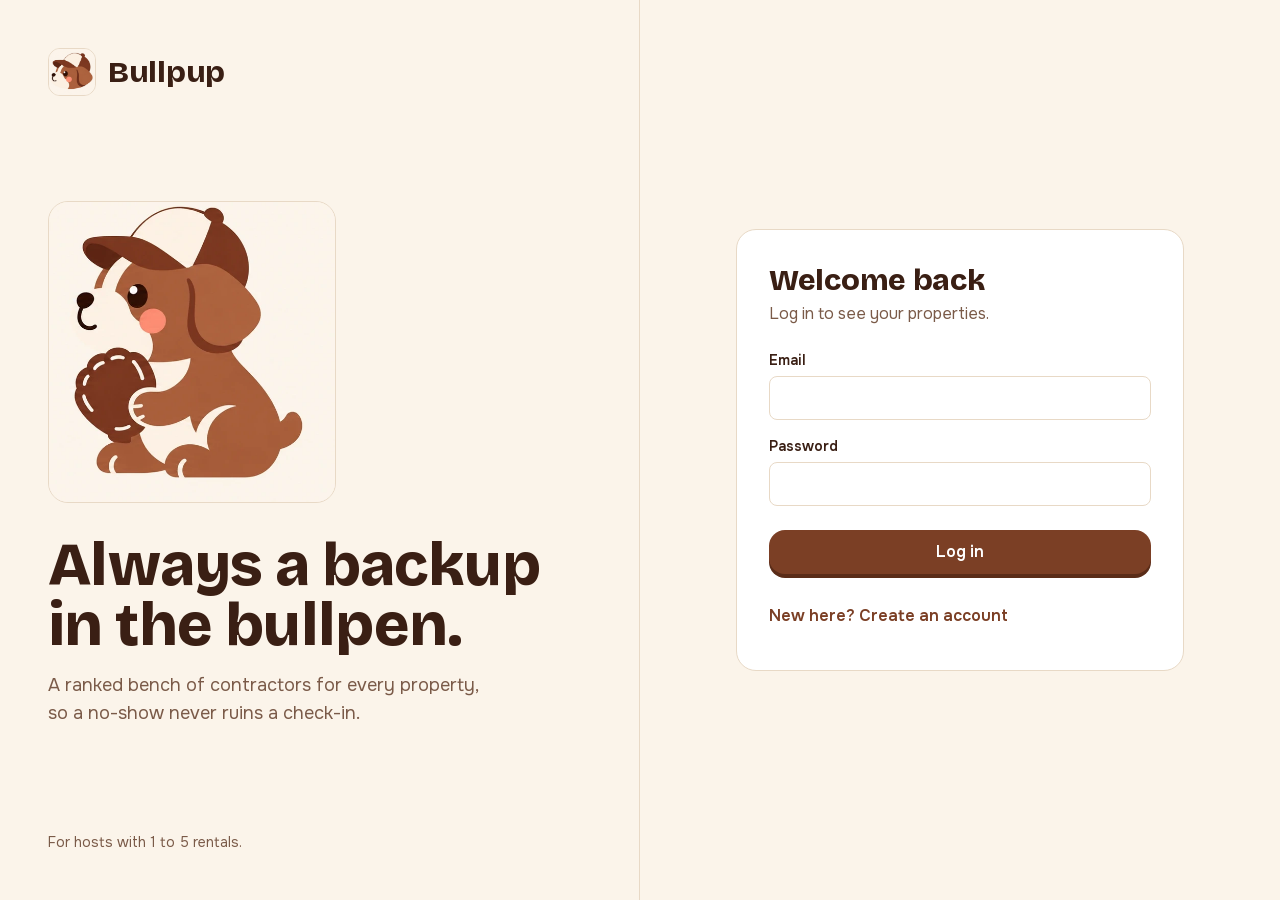
<file: login/index.html>
<!DOCTYPE html><!--7s9mUIiERMC29GiCe6VZT--><html lang="en" class="__variable_e9b148 __variable_408a5f"><head><meta charSet="utf-8"/><meta name="viewport" content="width=device-width, initial-scale=1"/><link rel="preload" href="../_next/static/media/5643d86c43b952f5-s.p.woff2" as="font" crossorigin="" type="font/woff2"/><link rel="preload" href="../_next/static/media/cd87a8f174d93ac6-s.p.woff2" as="font" crossorigin="" type="font/woff2"/><link rel="preload" as="image" href="../mascot/pup-head.webp"/><link rel="preload" as="image" href="../mascot/pup-glove.webp"/><link rel="stylesheet" href="../_next/static/css/d84547b8e7f5cf28.css" data-precedence="next"/><link rel="preload" as="script" fetchPriority="low" href="../_next/static/chunks/webpack-3c6641b5c29a46f2.js"/><script src="../_next/static/chunks/4bd1b696-c023c6e3521b1417.js" async=""></script><script src="../_next/static/chunks/255-27bd810b2b0e7027.js" async=""></script><script src="../_next/static/chunks/main-app-2ecc3bf42ae2d122.js" async=""></script><script src="../_next/static/chunks/210-b87b4162a7fa3243.js" async=""></script><script src="../_next/static/chunks/720-2128387cf983b18a.js" async=""></script><script src="../_next/static/chunks/app/layout-05d6f5af019afc07.js?v=3" async=""></script><script src="../_next/static/chunks/app/login/page-130d00e168b47a44.js?v=3" async=""></script><meta name="next-size-adjust" content=""/><title>Bullpup | Your contractor backup bench</title><meta name="description" content="A ranked backup bench of contractors for every rental property and amenity."/><link rel="icon" href="../mascot/pup-head.webp"/><script src="../_next/static/chunks/polyfills-42372ed130431b0a.js" noModule=""></script></head><body><div hidden=""><!--$--><!--/$--></div><div class="min-h-screen grid lg:grid-cols-2"><section class="hidden lg:flex flex-col justify-between p-12 border-r-[1.5px] border-line"><a href="../" class="flex items-center gap-3" data-testid="login-home-link"><img src="../mascot/pup-head.webp" alt="Bullpup puppy" class="h-12 w-12 rounded-xl border-[1.5px] border-line"/><span class="font-head text-3xl">Bullpup</span></a><div class="animate-rise"><img src="../mascot/pup-glove.webp" alt="Bullpup puppy holding a glove" class="w-72 rounded-card border-[1.5px] border-line"/><h1 class="mt-8 text-5xl lg:text-6xl text-espresso max-w-lg">Always a backup in the bullpen.</h1><p class="mt-4 text-lg text-cocoa max-w-md">A ranked bench of contractors for every property, so a no-show never ruins a check-in.</p></div><p class="text-sm text-cocoa">For hosts with 1 to 5 rentals.</p></section><section class="flex items-center justify-center p-5 sm:p-10"><div class="w-full max-w-md"><div class="lg:hidden flex items-center gap-3 mb-8"><img src="../mascot/pup-head.webp" alt="Bullpup puppy" class="h-12 w-12 rounded-xl border-[1.5px] border-line"/><span class="font-head text-3xl">Bullpup</span></div><form class="card p-6 sm:p-8 animate-rise" data-testid="auth-form"><h2 class="text-3xl text-espresso">Welcome back</h2><p class="mt-1 text-cocoa">Log in to see your properties.</p><div class="mt-6 flex flex-col gap-4"><label class="flex flex-col gap-1.5 text-sm font-semibold">Email<input class="field" type="email" required="" autoComplete="email" data-testid="login-email-input" value=""/></label><label class="flex flex-col gap-1.5 text-sm font-semibold">Password<input class="field" type="password" required="" autoComplete="current-password" data-testid="login-password-input" value=""/></label><button class="btn btn-primary w-full mt-2" data-testid="login-submit-button">Log in</button></div><button type="button" class="btn-link mt-4" data-testid="auth-toggle-mode-button">New here? Create an account</button></form></div></section></div><!--$--><!--/$--><section aria-label="Notifications alt+T" tabindex="-1" aria-live="polite" aria-relevant="additions text" aria-atomic="false"></section><script src="../_next/static/chunks/webpack-3c6641b5c29a46f2.js" id="_R_" async=""></script><script>(self.__next_f=self.__next_f||[]).push([0])</script><script>self.__next_f.push([1,"1:\"$Sreact.fragment\"\n2:I[2942,[\"210\",\"static/chunks/210-b87b4162a7fa3243.js\",\"720\",\"static/chunks/720-2128387cf983b18a.js\",\"177\",\"static/chunks/app/layout-05d6f5af019afc07.js\"],\"Providers\"]\n3:I[9766,[],\"\"]\n4:I[8924,[],\"\"]\n5:I[1402,[\"210\",\"static/chunks/210-b87b4162a7fa3243.js\",\"720\",\"static/chunks/720-2128387cf983b18a.js\",\"177\",\"static/chunks/app/layout-05d6f5af019afc07.js\"],\"\"]\n6:I[1959,[],\"ClientPageRoot\"]\n7:I[9107,[\"210\",\"static/chunks/210-b87b4162a7fa3243.js\",\"520\",\"static/chunks/app/login/page-130d00e168b47a44.js\"],\"default\"]\na:I[4431,[],\"OutletBoundary\"]\nc:I[5278,[],\"AsyncMetadataOutlet\"]\ne:I[4431,[],\"ViewportBoundary\"]\n10:I[4431,[],\"MetadataBoundary\"]\n11:\"$Sreact.suspense\"\n13:I[7150,[],\"\"]\n:HL[\"../_next/static/media/5643d86c43b952f5-s.p.woff2\",\"font\",{\"crossOrigin\":\"\",\"type\":\"font/woff2\"}]\n:HL[\"../_next/static/media/cd87a8f174d93ac6-s.p.woff2\",\"font\",{\"crossOrigin\":\"\",\"type\":\"font/woff2\"}]\n:HL[\"../_next/static/css/d84547b8e7f5cf28.css\",\"style\"]\n"])</script><script>self.__next_f.push([1,"0:{\"P\":null,\"b\":\"7s9mUIiERMC29GiCe6VZT\",\"p\":\"\",\"c\":[\"\",\"login\",\"\"],\"i\":false,\"f\":[[[\"\",{\"children\":[\"login\",{\"children\":[\"__PAGE__\",{}]}]},\"$undefined\",\"$undefined\",true],[\"\",[\"$\",\"$1\",\"c\",{\"children\":[[[\"$\",\"link\",\"0\",{\"rel\":\"stylesheet\",\"href\":\"../_next/static/css/d84547b8e7f5cf28.css\",\"precedence\":\"next\",\"crossOrigin\":\"$undefined\",\"nonce\":\"$undefined\"}]],[\"$\",\"html\",null,{\"lang\":\"en\",\"className\":\"__variable_e9b148 __variable_408a5f\",\"children\":[\"$\",\"body\",null,{\"children\":[[\"$\",\"$L2\",null,{\"children\":[\"$\",\"$L3\",null,{\"parallelRouterKey\":\"children\",\"error\":\"$undefined\",\"errorStyles\":\"$undefined\",\"errorScripts\":\"$undefined\",\"template\":[\"$\",\"$L4\",null,{}],\"templateStyles\":\"$undefined\",\"templateScripts\":\"$undefined\",\"notFound\":[[[\"$\",\"title\",null,{\"children\":\"404: This page could not be found.\"}],[\"$\",\"div\",null,{\"style\":{\"fontFamily\":\"system-ui,\\\"Segoe UI\\\",Roboto,Helvetica,Arial,sans-serif,\\\"Apple Color Emoji\\\",\\\"Segoe UI Emoji\\\"\",\"height\":\"100vh\",\"textAlign\":\"center\",\"display\":\"flex\",\"flexDirection\":\"column\",\"alignItems\":\"center\",\"justifyContent\":\"center\"},\"children\":[\"$\",\"div\",null,{\"children\":[[\"$\",\"style\",null,{\"dangerouslySetInnerHTML\":{\"__html\":\"body{color:#000;background:#fff;margin:0}.next-error-h1{border-right:1px solid rgba(0,0,0,.3)}@media (prefers-color-scheme:dark){body{color:#fff;background:#000}.next-error-h1{border-right:1px solid rgba(255,255,255,.3)}}\"}}],[\"$\",\"h1\",null,{\"className\":\"next-error-h1\",\"style\":{\"display\":\"inline-block\",\"margin\":\"0 20px 0 0\",\"padding\":\"0 23px 0 0\",\"fontSize\":24,\"fontWeight\":500,\"verticalAlign\":\"top\",\"lineHeight\":\"49px\"},\"children\":404}],[\"$\",\"div\",null,{\"style\":{\"display\":\"inline-block\"},\"children\":[\"$\",\"h2\",null,{\"style\":{\"fontSize\":14,\"fontWeight\":400,\"lineHeight\":\"49px\",\"margin\":0},\"children\":\"This page could not be found.\"}]}]]}]}]],[]],\"forbidden\":\"$undefined\",\"unauthorized\":\"$undefined\"}]}],[\"$\",\"$L5\",null,{\"src\":\"https://assets.emergent.sh/scripts/emergent-main.js\",\"strategy\":\"afterInteractive\"}]]}]}]]}],{\"children\":[\"login\",[\"$\",\"$1\",\"c\",{\"children\":[null,[\"$\",\"$L3\",null,{\"parallelRouterKey\":\"children\",\"error\":\"$undefined\",\"errorStyles\":\"$undefined\",\"errorScripts\":\"$undefined\",\"template\":[\"$\",\"$L4\",null,{}],\"templateStyles\":\"$undefined\",\"templateScripts\":\"$undefined\",\"notFound\":\"$undefined\",\"forbidden\":\"$undefined\",\"unauthorized\":\"$undefined\"}]]}],{\"children\":[\"__PAGE__\",[\"$\",\"$1\",\"c\",{\"children\":[[\"$\",\"$L6\",null,{\"Component\":\"$7\",\"searchParams\":{},\"params\":{},\"promises\":[\"$@8\",\"$@9\"]}],null,[\"$\",\"$La\",null,{\"children\":[\"$Lb\",[\"$\",\"$Lc\",null,{\"promise\":\"$@d\"}]]}]]}],{},null,false]},null,false]},null,false],[\"$\",\"$1\",\"h\",{\"children\":[null,[[\"$\",\"$Le\",null,{\"children\":\"$Lf\"}],[\"$\",\"meta\",null,{\"name\":\"next-size-adjust\",\"content\":\"\"}]],[\"$\",\"$L10\",null,{\"children\":[\"$\",\"div\",null,{\"hidden\":true,\"children\":[\"$\",\"$11\",null,{\"fallback\":null,\"children\":\"$L12\"}]}]}]]}],false]],\"m\":\"$undefined\",\"G\":[\"$13\",[]],\"s\":false,\"S\":true}\n"])</script><script>self.__next_f.push([1,"8:{}\n9:\"$0:f:0:1:2:children:2:children:1:props:children:0:props:params\"\n"])</script><script>self.__next_f.push([1,"f:[[\"$\",\"meta\",\"0\",{\"charSet\":\"utf-8\"}],[\"$\",\"meta\",\"1\",{\"name\":\"viewport\",\"content\":\"width=device-width, initial-scale=1\"}]]\nb:null\n"])</script><script>self.__next_f.push([1,"14:I[622,[],\"IconMark\"]\nd:{\"metadata\":[[\"$\",\"title\",\"0\",{\"children\":\"Bullpup | Your contractor backup bench\"}],[\"$\",\"meta\",\"1\",{\"name\":\"description\",\"content\":\"A ranked backup bench of contractors for every rental property and amenity.\"}],[\"$\",\"link\",\"2\",{\"rel\":\"icon\",\"href\":\"../mascot/pup-head.webp\"}],[\"$\",\"$L14\",\"3\",{}]],\"error\":null,\"digest\":\"$undefined\"}\n"])</script><script>self.__next_f.push([1,"12:\"$d:metadata\"\n"])</script>
</body></html>
</file>
<file: _next/static/css/d84547b8e7f5cf28.css>
@font-face{font-family:Bricolage Grotesque;font-style:normal;font-weight:800;font-stretch:100%;font-display:swap;src:url(../media/f9b73ee62f4ac3b6-s.woff2) format("woff2");unicode-range:u+0102-0103,u+0110-0111,u+0128-0129,u+0168-0169,u+01a0-01a1,u+01af-01b0,u+0300-0301,u+0303-0304,u+0308-0309,u+0323,u+0329,u+1ea0-1ef9,u+20ab}@font-face{font-family:Bricolage Grotesque;font-style:normal;font-weight:800;font-stretch:100%;font-display:swap;src:url(../media/04f489a66292d07b-s.woff2) format("woff2");unicode-range:u+0100-02ba,u+02bd-02c5,u+02c7-02cc,u+02ce-02d7,u+02dd-02ff,u+0304,u+0308,u+0329,u+1d00-1dbf,u+1e00-1e9f,u+1ef2-1eff,u+2020,u+20a0-20ab,u+20ad-20c4,u+2113,u+2c60-2c7f,u+a720-a7ff}@font-face{font-family:Bricolage Grotesque;font-style:normal;font-weight:800;font-stretch:100%;font-display:swap;src:url(../media/5643d86c43b952f5-s.p.woff2) format("woff2");unicode-range:u+00??,u+0131,u+0152-0153,u+02bb-02bc,u+02c6,u+02da,u+02dc,u+0304,u+0308,u+0329,u+2000-206f,u+20ac,u+2122,u+2191,u+2193,u+2212,u+2215,u+feff,u+fffd}@font-face{font-family:Bricolage Grotesque Fallback;src:local("Arial");ascent-override:88.21%;descent-override:25.61%;line-gap-override:0.00%;size-adjust:105.43%}.__className_e9b148{font-family:Bricolage Grotesque,Bricolage Grotesque Fallback;font-weight:800;font-style:normal}.__variable_e9b148{--font-head:"Bricolage Grotesque","Bricolage Grotesque Fallback"}@font-face{font-family:Onest;font-style:normal;font-weight:400;font-display:swap;src:url(../media/be4f912c06e1e110-s.woff2) format("woff2");unicode-range:u+0460-052f,u+1c80-1c8a,u+20b4,u+2de0-2dff,u+a640-a69f,u+fe2e-fe2f}@font-face{font-family:Onest;font-style:normal;font-weight:400;font-display:swap;src:url(../media/6961d055d00ff7ec-s.woff2) format("woff2");unicode-range:u+0301,u+0400-045f,u+0490-0491,u+04b0-04b1,u+2116}@font-face{font-family:Onest;font-style:normal;font-weight:400;font-display:swap;src:url(../media/1dd116e7162c5f47-s.woff2) format("woff2");unicode-range:u+0302-0303,u+0305,u+0307-0308,u+0310,u+0312,u+0315,u+031a,u+0326-0327,u+032c,u+032f-0330,u+0332-0333,u+0338,u+033a,u+0346,u+034d,u+0391-03a1,u+03a3-03a9,u+03b1-03c9,u+03d1,u+03d5-03d6,u+03f0-03f1,u+03f4-03f5,u+2016-2017,u+2034-2038,u+203c,u+2040,u+2043,u+2047,u+2050,u+2057,u+205f,u+2070-2071,u+2074-209f,u+20d0-20dc,u+20e1,u+20e5-20ef,u+2100-2112,u+2114-2115,u+2117-2121,u+2123-214f,u+2190,u+2192,u+2194-21ae,u+21b0-21e5,u+21f1-21f2,u+21f4-2211,u+2213-2214,u+2216-22ff,u+2308-230b,u+2310,u+2319,u+231c-2321,u+2336-237a,u+237c,u+2395,u+239b-23b7,u+23d0,u+23dc-23e1,u+2474-2475,u+25af,u+25b3,u+25b7,u+25bd,u+25c1,u+25ca,u+25cc,u+25fb,u+266d-266f,u+27c0-27ff,u+2900-2aff,u+2b0e-2b11,u+2b30-2b4c,u+2bfe,u+3030,u+ff5b,u+ff5d,u+1d400-1d7ff,u+1ee??}@font-face{font-family:Onest;font-style:normal;font-weight:400;font-display:swap;src:url(../media/25408a68d73c6c69-s.woff2) format("woff2");unicode-range:u+0001-000c,u+000e-001f,u+007f-009f,u+20dd-20e0,u+20e2-20e4,u+2150-218f,u+2190,u+2192,u+2194-2199,u+21af,u+21e6-21f0,u+21f3,u+2218-2219,u+2299,u+22c4-22c6,u+2300-243f,u+2440-244a,u+2460-24ff,u+25a0-27bf,u+28??,u+2921-2922,u+2981,u+29bf,u+29eb,u+2b??,u+4dc0-4dff,u+fff9-fffb,u+10140-1018e,u+10190-1019c,u+101a0,u+101d0-101fd,u+102e0-102fb,u+10e60-10e7e,u+1d2c0-1d2d3,u+1d2e0-1d37f,u+1f0??,u+1f100-1f1ae,u+1f1e6-1f1ff,u+1f30d-1f30f,u+1f315,u+1f31c,u+1f31e,u+1f320-1f32c,u+1f336,u+1f378,u+1f37d,u+1f382,u+1f393-1f39f,u+1f3a7-1f3a8,u+1f3ac-1f3af,u+1f3c2,u+1f3c4-1f3c6,u+1f3ca-1f3ce,u+1f3d4-1f3e0,u+1f3ed,u+1f3f1-1f3f3,u+1f3f5-1f3f7,u+1f408,u+1f415,u+1f41f,u+1f426,u+1f43f,u+1f441-1f442,u+1f444,u+1f446-1f449,u+1f44c-1f44e,u+1f453,u+1f46a,u+1f47d,u+1f4a3,u+1f4b0,u+1f4b3,u+1f4b9,u+1f4bb,u+1f4bf,u+1f4c8-1f4cb,u+1f4d6,u+1f4da,u+1f4df,u+1f4e3-1f4e6,u+1f4ea-1f4ed,u+1f4f7,u+1f4f9-1f4fb,u+1f4fd-1f4fe,u+1f503,u+1f507-1f50b,u+1f50d,u+1f512-1f513,u+1f53e-1f54a,u+1f54f-1f5fa,u+1f610,u+1f650-1f67f,u+1f687,u+1f68d,u+1f691,u+1f694,u+1f698,u+1f6ad,u+1f6b2,u+1f6b9-1f6ba,u+1f6bc,u+1f6c6-1f6cf,u+1f6d3-1f6d7,u+1f6e0-1f6ea,u+1f6f0-1f6f3,u+1f6f7-1f6fc,u+1f700-1f80b,u+1f810-1f847,u+1f850-1f859,u+1f860-1f887,u+1f890-1f8ad,u+1f8b0-1f8bb,u+1f8c0-1f8c1,u+1f8d0-1f8d8,u+1f900-1f90b,u+1f93b,u+1f946,u+1f984,u+1f996,u+1f9e9,u+1fa00-1fa6f,u+1fa70-1fa7c,u+1fa80-1fac6,u+1fac8,u+1facc-1fadd,u+1fadf-1faeb,u+1faef-1fafa,u+1fb??}@font-face{font-family:Onest;font-style:normal;font-weight:400;font-display:swap;src:url(../media/a2a4a14ada96f862-s.woff2) format("woff2");unicode-range:u+0102-0103,u+0110-0111,u+0128-0129,u+0168-0169,u+01a0-01a1,u+01af-01b0,u+0300-0301,u+0303-0304,u+0308-0309,u+0323,u+0329,u+1ea0-1ef9,u+20ab}@font-face{font-family:Onest;font-style:normal;font-weight:400;font-display:swap;src:url(../media/c1b02c1a57568c67-s.woff2) format("woff2");unicode-range:u+0100-02ba,u+02bd-02c5,u+02c7-02cc,u+02ce-02d7,u+02dd-02ff,u+0304,u+0308,u+0329,u+1d00-1dbf,u+1e00-1e9f,u+1ef2-1eff,u+2020,u+20a0-20ab,u+20ad-20c4,u+2113,u+2c60-2c7f,u+a720-a7ff}@font-face{font-family:Onest;font-style:normal;font-weight:400;font-display:swap;src:url(../media/cd87a8f174d93ac6-s.p.woff2) format("woff2");unicode-range:u+00??,u+0131,u+0152-0153,u+02bb-02bc,u+02c6,u+02da,u+02dc,u+0304,u+0308,u+0329,u+2000-206f,u+20ac,u+2122,u+2191,u+2193,u+2212,u+2215,u+feff,u+fffd}@font-face{font-family:Onest;font-style:normal;font-weight:500;font-display:swap;src:url(../media/be4f912c06e1e110-s.woff2) format("woff2");unicode-range:u+0460-052f,u+1c80-1c8a,u+20b4,u+2de0-2dff,u+a640-a69f,u+fe2e-fe2f}@font-face{font-family:Onest;font-style:normal;font-weight:500;font-display:swap;src:url(../media/6961d055d00ff7ec-s.woff2) format("woff2");unicode-range:u+0301,u+0400-045f,u+0490-0491,u+04b0-04b1,u+2116}@font-face{font-family:Onest;font-style:normal;font-weight:500;font-display:swap;src:url(../media/1dd116e7162c5f47-s.woff2) format("woff2");unicode-range:u+0302-0303,u+0305,u+0307-0308,u+0310,u+0312,u+0315,u+031a,u+0326-0327,u+032c,u+032f-0330,u+0332-0333,u+0338,u+033a,u+0346,u+034d,u+0391-03a1,u+03a3-03a9,u+03b1-03c9,u+03d1,u+03d5-03d6,u+03f0-03f1,u+03f4-03f5,u+2016-2017,u+2034-2038,u+203c,u+2040,u+2043,u+2047,u+2050,u+2057,u+205f,u+2070-2071,u+2074-209f,u+20d0-20dc,u+20e1,u+20e5-20ef,u+2100-2112,u+2114-2115,u+2117-2121,u+2123-214f,u+2190,u+2192,u+2194-21ae,u+21b0-21e5,u+21f1-21f2,u+21f4-2211,u+2213-2214,u+2216-22ff,u+2308-230b,u+2310,u+2319,u+231c-2321,u+2336-237a,u+237c,u+2395,u+239b-23b7,u+23d0,u+23dc-23e1,u+2474-2475,u+25af,u+25b3,u+25b7,u+25bd,u+25c1,u+25ca,u+25cc,u+25fb,u+266d-266f,u+27c0-27ff,u+2900-2aff,u+2b0e-2b11,u+2b30-2b4c,u+2bfe,u+3030,u+ff5b,u+ff5d,u+1d400-1d7ff,u+1ee??}@font-face{font-family:Onest;font-style:normal;font-weight:500;font-display:swap;src:url(../media/25408a68d73c6c69-s.woff2) format("woff2");unicode-range:u+0001-000c,u+000e-001f,u+007f-009f,u+20dd-20e0,u+20e2-20e4,u+2150-218f,u+2190,u+2192,u+2194-2199,u+21af,u+21e6-21f0,u+21f3,u+2218-2219,u+2299,u+22c4-22c6,u+2300-243f,u+2440-244a,u+2460-24ff,u+25a0-27bf,u+28??,u+2921-2922,u+2981,u+29bf,u+29eb,u+2b??,u+4dc0-4dff,u+fff9-fffb,u+10140-1018e,u+10190-1019c,u+101a0,u+101d0-101fd,u+102e0-102fb,u+10e60-10e7e,u+1d2c0-1d2d3,u+1d2e0-1d37f,u+1f0??,u+1f100-1f1ae,u+1f1e6-1f1ff,u+1f30d-1f30f,u+1f315,u+1f31c,u+1f31e,u+1f320-1f32c,u+1f336,u+1f378,u+1f37d,u+1f382,u+1f393-1f39f,u+1f3a7-1f3a8,u+1f3ac-1f3af,u+1f3c2,u+1f3c4-1f3c6,u+1f3ca-1f3ce,u+1f3d4-1f3e0,u+1f3ed,u+1f3f1-1f3f3,u+1f3f5-1f3f7,u+1f408,u+1f415,u+1f41f,u+1f426,u+1f43f,u+1f441-1f442,u+1f444,u+1f446-1f449,u+1f44c-1f44e,u+1f453,u+1f46a,u+1f47d,u+1f4a3,u+1f4b0,u+1f4b3,u+1f4b9,u+1f4bb,u+1f4bf,u+1f4c8-1f4cb,u+1f4d6,u+1f4da,u+1f4df,u+1f4e3-1f4e6,u+1f4ea-1f4ed,u+1f4f7,u+1f4f9-1f4fb,u+1f4fd-1f4fe,u+1f503,u+1f507-1f50b,u+1f50d,u+1f512-1f513,u+1f53e-1f54a,u+1f54f-1f5fa,u+1f610,u+1f650-1f67f,u+1f687,u+1f68d,u+1f691,u+1f694,u+1f698,u+1f6ad,u+1f6b2,u+1f6b9-1f6ba,u+1f6bc,u+1f6c6-1f6cf,u+1f6d3-1f6d7,u+1f6e0-1f6ea,u+1f6f0-1f6f3,u+1f6f7-1f6fc,u+1f700-1f80b,u+1f810-1f847,u+1f850-1f859,u+1f860-1f887,u+1f890-1f8ad,u+1f8b0-1f8bb,u+1f8c0-1f8c1,u+1f8d0-1f8d8,u+1f900-1f90b,u+1f93b,u+1f946,u+1f984,u+1f996,u+1f9e9,u+1fa00-1fa6f,u+1fa70-1fa7c,u+1fa80-1fac6,u+1fac8,u+1facc-1fadd,u+1fadf-1faeb,u+1faef-1fafa,u+1fb??}@font-face{font-family:Onest;font-style:normal;font-weight:500;font-display:swap;src:url(../media/a2a4a14ada96f862-s.woff2) format("woff2");unicode-range:u+0102-0103,u+0110-0111,u+0128-0129,u+0168-0169,u+01a0-01a1,u+01af-01b0,u+0300-0301,u+0303-0304,u+0308-0309,u+0323,u+0329,u+1ea0-1ef9,u+20ab}@font-face{font-family:Onest;font-style:normal;font-weight:500;font-display:swap;src:url(../media/c1b02c1a57568c67-s.woff2) format("woff2");unicode-range:u+0100-02ba,u+02bd-02c5,u+02c7-02cc,u+02ce-02d7,u+02dd-02ff,u+0304,u+0308,u+0329,u+1d00-1dbf,u+1e00-1e9f,u+1ef2-1eff,u+2020,u+20a0-20ab,u+20ad-20c4,u+2113,u+2c60-2c7f,u+a720-a7ff}@font-face{font-family:Onest;font-style:normal;font-weight:500;font-display:swap;src:url(../media/cd87a8f174d93ac6-s.p.woff2) format("woff2");unicode-range:u+00??,u+0131,u+0152-0153,u+02bb-02bc,u+02c6,u+02da,u+02dc,u+0304,u+0308,u+0329,u+2000-206f,u+20ac,u+2122,u+2191,u+2193,u+2212,u+2215,u+feff,u+fffd}@font-face{font-family:Onest;font-style:normal;font-weight:600;font-display:swap;src:url(../media/be4f912c06e1e110-s.woff2) format("woff2");unicode-range:u+0460-052f,u+1c80-1c8a,u+20b4,u+2de0-2dff,u+a640-a69f,u+fe2e-fe2f}@font-face{font-family:Onest;font-style:normal;font-weight:600;font-display:swap;src:url(../media/6961d055d00ff7ec-s.woff2) format("woff2");unicode-range:u+0301,u+0400-045f,u+0490-0491,u+04b0-04b1,u+2116}@font-face{font-family:Onest;font-style:normal;font-weight:600;font-display:swap;src:url(../media/1dd116e7162c5f47-s.woff2) format("woff2");unicode-range:u+0302-0303,u+0305,u+0307-0308,u+0310,u+0312,u+0315,u+031a,u+0326-0327,u+032c,u+032f-0330,u+0332-0333,u+0338,u+033a,u+0346,u+034d,u+0391-03a1,u+03a3-03a9,u+03b1-03c9,u+03d1,u+03d5-03d6,u+03f0-03f1,u+03f4-03f5,u+2016-2017,u+2034-2038,u+203c,u+2040,u+2043,u+2047,u+2050,u+2057,u+205f,u+2070-2071,u+2074-209f,u+20d0-20dc,u+20e1,u+20e5-20ef,u+2100-2112,u+2114-2115,u+2117-2121,u+2123-214f,u+2190,u+2192,u+2194-21ae,u+21b0-21e5,u+21f1-21f2,u+21f4-2211,u+2213-2214,u+2216-22ff,u+2308-230b,u+2310,u+2319,u+231c-2321,u+2336-237a,u+237c,u+2395,u+239b-23b7,u+23d0,u+23dc-23e1,u+2474-2475,u+25af,u+25b3,u+25b7,u+25bd,u+25c1,u+25ca,u+25cc,u+25fb,u+266d-266f,u+27c0-27ff,u+2900-2aff,u+2b0e-2b11,u+2b30-2b4c,u+2bfe,u+3030,u+ff5b,u+ff5d,u+1d400-1d7ff,u+1ee??}@font-face{font-family:Onest;font-style:normal;font-weight:600;font-display:swap;src:url(../media/25408a68d73c6c69-s.woff2) format("woff2");unicode-range:u+0001-000c,u+000e-001f,u+007f-009f,u+20dd-20e0,u+20e2-20e4,u+2150-218f,u+2190,u+2192,u+2194-2199,u+21af,u+21e6-21f0,u+21f3,u+2218-2219,u+2299,u+22c4-22c6,u+2300-243f,u+2440-244a,u+2460-24ff,u+25a0-27bf,u+28??,u+2921-2922,u+2981,u+29bf,u+29eb,u+2b??,u+4dc0-4dff,u+fff9-fffb,u+10140-1018e,u+10190-1019c,u+101a0,u+101d0-101fd,u+102e0-102fb,u+10e60-10e7e,u+1d2c0-1d2d3,u+1d2e0-1d37f,u+1f0??,u+1f100-1f1ae,u+1f1e6-1f1ff,u+1f30d-1f30f,u+1f315,u+1f31c,u+1f31e,u+1f320-1f32c,u+1f336,u+1f378,u+1f37d,u+1f382,u+1f393-1f39f,u+1f3a7-1f3a8,u+1f3ac-1f3af,u+1f3c2,u+1f3c4-1f3c6,u+1f3ca-1f3ce,u+1f3d4-1f3e0,u+1f3ed,u+1f3f1-1f3f3,u+1f3f5-1f3f7,u+1f408,u+1f415,u+1f41f,u+1f426,u+1f43f,u+1f441-1f442,u+1f444,u+1f446-1f449,u+1f44c-1f44e,u+1f453,u+1f46a,u+1f47d,u+1f4a3,u+1f4b0,u+1f4b3,u+1f4b9,u+1f4bb,u+1f4bf,u+1f4c8-1f4cb,u+1f4d6,u+1f4da,u+1f4df,u+1f4e3-1f4e6,u+1f4ea-1f4ed,u+1f4f7,u+1f4f9-1f4fb,u+1f4fd-1f4fe,u+1f503,u+1f507-1f50b,u+1f50d,u+1f512-1f513,u+1f53e-1f54a,u+1f54f-1f5fa,u+1f610,u+1f650-1f67f,u+1f687,u+1f68d,u+1f691,u+1f694,u+1f698,u+1f6ad,u+1f6b2,u+1f6b9-1f6ba,u+1f6bc,u+1f6c6-1f6cf,u+1f6d3-1f6d7,u+1f6e0-1f6ea,u+1f6f0-1f6f3,u+1f6f7-1f6fc,u+1f700-1f80b,u+1f810-1f847,u+1f850-1f859,u+1f860-1f887,u+1f890-1f8ad,u+1f8b0-1f8bb,u+1f8c0-1f8c1,u+1f8d0-1f8d8,u+1f900-1f90b,u+1f93b,u+1f946,u+1f984,u+1f996,u+1f9e9,u+1fa00-1fa6f,u+1fa70-1fa7c,u+1fa80-1fac6,u+1fac8,u+1facc-1fadd,u+1fadf-1faeb,u+1faef-1fafa,u+1fb??}@font-face{font-family:Onest;font-style:normal;font-weight:600;font-display:swap;src:url(../media/a2a4a14ada96f862-s.woff2) format("woff2");unicode-range:u+0102-0103,u+0110-0111,u+0128-0129,u+0168-0169,u+01a0-01a1,u+01af-01b0,u+0300-0301,u+0303-0304,u+0308-0309,u+0323,u+0329,u+1ea0-1ef9,u+20ab}@font-face{font-family:Onest;font-style:normal;font-weight:600;font-display:swap;src:url(../media/c1b02c1a57568c67-s.woff2) format("woff2");unicode-range:u+0100-02ba,u+02bd-02c5,u+02c7-02cc,u+02ce-02d7,u+02dd-02ff,u+0304,u+0308,u+0329,u+1d00-1dbf,u+1e00-1e9f,u+1ef2-1eff,u+2020,u+20a0-20ab,u+20ad-20c4,u+2113,u+2c60-2c7f,u+a720-a7ff}@font-face{font-family:Onest;font-style:normal;font-weight:600;font-display:swap;src:url(../media/cd87a8f174d93ac6-s.p.woff2) format("woff2");unicode-range:u+00??,u+0131,u+0152-0153,u+02bb-02bc,u+02c6,u+02da,u+02dc,u+0304,u+0308,u+0329,u+2000-206f,u+20ac,u+2122,u+2191,u+2193,u+2212,u+2215,u+feff,u+fffd}@font-face{font-family:Onest;font-style:normal;font-weight:700;font-display:swap;src:url(../media/be4f912c06e1e110-s.woff2) format("woff2");unicode-range:u+0460-052f,u+1c80-1c8a,u+20b4,u+2de0-2dff,u+a640-a69f,u+fe2e-fe2f}@font-face{font-family:Onest;font-style:normal;font-weight:700;font-display:swap;src:url(../media/6961d055d00ff7ec-s.woff2) format("woff2");unicode-range:u+0301,u+0400-045f,u+0490-0491,u+04b0-04b1,u+2116}@font-face{font-family:Onest;font-style:normal;font-weight:700;font-display:swap;src:url(../media/1dd116e7162c5f47-s.woff2) format("woff2");unicode-range:u+0302-0303,u+0305,u+0307-0308,u+0310,u+0312,u+0315,u+031a,u+0326-0327,u+032c,u+032f-0330,u+0332-0333,u+0338,u+033a,u+0346,u+034d,u+0391-03a1,u+03a3-03a9,u+03b1-03c9,u+03d1,u+03d5-03d6,u+03f0-03f1,u+03f4-03f5,u+2016-2017,u+2034-2038,u+203c,u+2040,u+2043,u+2047,u+2050,u+2057,u+205f,u+2070-2071,u+2074-209f,u+20d0-20dc,u+20e1,u+20e5-20ef,u+2100-2112,u+2114-2115,u+2117-2121,u+2123-214f,u+2190,u+2192,u+2194-21ae,u+21b0-21e5,u+21f1-21f2,u+21f4-2211,u+2213-2214,u+2216-22ff,u+2308-230b,u+2310,u+2319,u+231c-2321,u+2336-237a,u+237c,u+2395,u+239b-23b7,u+23d0,u+23dc-23e1,u+2474-2475,u+25af,u+25b3,u+25b7,u+25bd,u+25c1,u+25ca,u+25cc,u+25fb,u+266d-266f,u+27c0-27ff,u+2900-2aff,u+2b0e-2b11,u+2b30-2b4c,u+2bfe,u+3030,u+ff5b,u+ff5d,u+1d400-1d7ff,u+1ee??}@font-face{font-family:Onest;font-style:normal;font-weight:700;font-display:swap;src:url(../media/25408a68d73c6c69-s.woff2) format("woff2");unicode-range:u+0001-000c,u+000e-001f,u+007f-009f,u+20dd-20e0,u+20e2-20e4,u+2150-218f,u+2190,u+2192,u+2194-2199,u+21af,u+21e6-21f0,u+21f3,u+2218-2219,u+2299,u+22c4-22c6,u+2300-243f,u+2440-244a,u+2460-24ff,u+25a0-27bf,u+28??,u+2921-2922,u+2981,u+29bf,u+29eb,u+2b??,u+4dc0-4dff,u+fff9-fffb,u+10140-1018e,u+10190-1019c,u+101a0,u+101d0-101fd,u+102e0-102fb,u+10e60-10e7e,u+1d2c0-1d2d3,u+1d2e0-1d37f,u+1f0??,u+1f100-1f1ae,u+1f1e6-1f1ff,u+1f30d-1f30f,u+1f315,u+1f31c,u+1f31e,u+1f320-1f32c,u+1f336,u+1f378,u+1f37d,u+1f382,u+1f393-1f39f,u+1f3a7-1f3a8,u+1f3ac-1f3af,u+1f3c2,u+1f3c4-1f3c6,u+1f3ca-1f3ce,u+1f3d4-1f3e0,u+1f3ed,u+1f3f1-1f3f3,u+1f3f5-1f3f7,u+1f408,u+1f415,u+1f41f,u+1f426,u+1f43f,u+1f441-1f442,u+1f444,u+1f446-1f449,u+1f44c-1f44e,u+1f453,u+1f46a,u+1f47d,u+1f4a3,u+1f4b0,u+1f4b3,u+1f4b9,u+1f4bb,u+1f4bf,u+1f4c8-1f4cb,u+1f4d6,u+1f4da,u+1f4df,u+1f4e3-1f4e6,u+1f4ea-1f4ed,u+1f4f7,u+1f4f9-1f4fb,u+1f4fd-1f4fe,u+1f503,u+1f507-1f50b,u+1f50d,u+1f512-1f513,u+1f53e-1f54a,u+1f54f-1f5fa,u+1f610,u+1f650-1f67f,u+1f687,u+1f68d,u+1f691,u+1f694,u+1f698,u+1f6ad,u+1f6b2,u+1f6b9-1f6ba,u+1f6bc,u+1f6c6-1f6cf,u+1f6d3-1f6d7,u+1f6e0-1f6ea,u+1f6f0-1f6f3,u+1f6f7-1f6fc,u+1f700-1f80b,u+1f810-1f847,u+1f850-1f859,u+1f860-1f887,u+1f890-1f8ad,u+1f8b0-1f8bb,u+1f8c0-1f8c1,u+1f8d0-1f8d8,u+1f900-1f90b,u+1f93b,u+1f946,u+1f984,u+1f996,u+1f9e9,u+1fa00-1fa6f,u+1fa70-1fa7c,u+1fa80-1fac6,u+1fac8,u+1facc-1fadd,u+1fadf-1faeb,u+1faef-1fafa,u+1fb??}@font-face{font-family:Onest;font-style:normal;font-weight:700;font-display:swap;src:url(../media/a2a4a14ada96f862-s.woff2) format("woff2");unicode-range:u+0102-0103,u+0110-0111,u+0128-0129,u+0168-0169,u+01a0-01a1,u+01af-01b0,u+0300-0301,u+0303-0304,u+0308-0309,u+0323,u+0329,u+1ea0-1ef9,u+20ab}@font-face{font-family:Onest;font-style:normal;font-weight:700;font-display:swap;src:url(../media/c1b02c1a57568c67-s.woff2) format("woff2");unicode-range:u+0100-02ba,u+02bd-02c5,u+02c7-02cc,u+02ce-02d7,u+02dd-02ff,u+0304,u+0308,u+0329,u+1d00-1dbf,u+1e00-1e9f,u+1ef2-1eff,u+2020,u+20a0-20ab,u+20ad-20c4,u+2113,u+2c60-2c7f,u+a720-a7ff}@font-face{font-family:Onest;font-style:normal;font-weight:700;font-display:swap;src:url(../media/cd87a8f174d93ac6-s.p.woff2) format("woff2");unicode-range:u+00??,u+0131,u+0152-0153,u+02bb-02bc,u+02c6,u+02da,u+02dc,u+0304,u+0308,u+0329,u+2000-206f,u+20ac,u+2122,u+2191,u+2193,u+2212,u+2215,u+feff,u+fffd}@font-face{font-family:Onest Fallback;src:local("Arial");ascent-override:92.20%;descent-override:28.99%;line-gap-override:0.00%;size-adjust:105.20%}.__className_408a5f{font-family:Onest,Onest Fallback;font-style:normal}.__variable_408a5f{--font-body:"Onest","Onest Fallback"}*,::backdrop,:after,:before{--tw-border-spacing-x:0;--tw-border-spacing-y:0;--tw-translate-x:0;--tw-translate-y:0;--tw-rotate:0;--tw-skew-x:0;--tw-skew-y:0;--tw-scale-x:1;--tw-scale-y:1;--tw-pan-x: ;--tw-pan-y: ;--tw-pinch-zoom: ;--tw-scroll-snap-strictness:proximity;--tw-gradient-from-position: ;--tw-gradient-via-position: ;--tw-gradient-to-position: ;--tw-ordinal: ;--tw-slashed-zero: ;--tw-numeric-figure: ;--tw-numeric-spacing: ;--tw-numeric-fraction: ;--tw-ring-inset: ;--tw-ring-offset-width:0px;--tw-ring-offset-color:#fff;--tw-ring-color:rgb(59 130 246/0.5);--tw-ring-offset-shadow:0 0 #0000;--tw-ring-shadow:0 0 #0000;--tw-shadow:0 0 #0000;--tw-shadow-colored:0 0 #0000;--tw-blur: ;--tw-brightness: ;--tw-contrast: ;--tw-grayscale: ;--tw-hue-rotate: ;--tw-invert: ;--tw-saturate: ;--tw-sepia: ;--tw-drop-shadow: ;--tw-backdrop-blur: ;--tw-backdrop-brightness: ;--tw-backdrop-contrast: ;--tw-backdrop-grayscale: ;--tw-backdrop-hue-rotate: ;--tw-backdrop-invert: ;--tw-backdrop-opacity: ;--tw-backdrop-saturate: ;--tw-backdrop-sepia: ;--tw-contain-size: ;--tw-contain-layout: ;--tw-contain-paint: ;--tw-contain-style: }/*
! tailwindcss v3.4.17 | MIT License | https://tailwindcss.com
*/*,:after,:before{box-sizing:border-box;border:0 solid #e5e7eb}:after,:before{--tw-content:""}:host,html{line-height:1.5;-webkit-text-size-adjust:100%;tab-size:4;font-family:ui-sans-serif,system-ui,sans-serif,Apple Color Emoji,Segoe UI Emoji,Segoe UI Symbol,Noto Color Emoji;font-feature-settings:normal;font-variation-settings:normal;-webkit-tap-highlight-color:transparent}body{margin:0;line-height:inherit}hr{height:0;color:inherit;border-top-width:1px}abbr:where([title]){-webkit-text-decoration:underline dotted;text-decoration:underline dotted}h1,h2,h3,h4,h5,h6{font-size:inherit;font-weight:inherit}a{color:inherit;text-decoration:inherit}b,strong{font-weight:bolder}code,kbd,pre,samp{font-family:ui-monospace,SFMono-Regular,Menlo,Monaco,Consolas,Liberation Mono,Courier New,monospace;font-feature-settings:normal;font-variation-settings:normal;font-size:1em}small{font-size:80%}sub,sup{font-size:75%;line-height:0;position:relative;vertical-align:initial}sub{bottom:-.25em}sup{top:-.5em}table{text-indent:0;border-color:inherit;border-collapse:collapse}button,input,optgroup,select,textarea{font-family:inherit;font-feature-settings:inherit;font-variation-settings:inherit;font-size:100%;font-weight:inherit;line-height:inherit;letter-spacing:inherit;color:inherit;margin:0;padding:0}button,select{text-transform:none}button,input:where([type=button]),input:where([type=reset]),input:where([type=submit]){-webkit-appearance:button;background-color:initial;background-image:none}:-moz-focusring{outline:auto}:-moz-ui-invalid{box-shadow:none}progress{vertical-align:initial}::-webkit-inner-spin-button,::-webkit-outer-spin-button{height:auto}[type=search]{-webkit-appearance:textfield;outline-offset:-2px}::-webkit-search-decoration{-webkit-appearance:none}::-webkit-file-upload-button{-webkit-appearance:button;font:inherit}summary{display:list-item}blockquote,dd,dl,figure,h1,h2,h3,h4,h5,h6,hr,p,pre{margin:0}fieldset{margin:0}fieldset,legend{padding:0}menu,ol,ul{list-style:none;margin:0;padding:0}dialog{padding:0}textarea{resize:vertical}input::placeholder,textarea::placeholder{opacity:1;color:#9ca3af}[role=button],button{cursor:pointer}:disabled{cursor:default}audio,canvas,embed,iframe,img,object,svg,video{display:block;vertical-align:middle}img,video{max-width:100%;height:auto}[hidden]:where(:not([hidden=until-found])){display:none}.card{border-radius:20px;--tw-bg-opacity:1;background-color:rgb(255 255 255/var(--tw-bg-opacity,1));border:1.5px solid var(--line)}.btn{display:inline-flex;min-height:44px;-webkit-user-select:none;user-select:none;align-items:center;justify-content:center;gap:.5rem;border-radius:16px;padding-left:1.25rem;padding-right:1.25rem;font-weight:600;transition:transform 80ms ease,box-shadow 80ms ease,background-color .15s ease}.btn:disabled{cursor:not-allowed;opacity:.6}.btn-primary{background:var(--cap);color:#fff;box-shadow:0 4px 0 0 var(--cap-lip);margin-bottom:4px}.btn-primary:hover:not(:disabled){background:#874630}.btn-primary:active:not(:disabled){transform:translateY(4px);box-shadow:0 0 0 0 var(--cap-lip)}.btn-secondary{background:#fff;color:var(--cap);border:1.5px solid var(--line);box-shadow:0 4px 0 0 var(--line);margin-bottom:4px}.btn-secondary:hover:not(:disabled){background:#fffaf3}.btn-secondary:active:not(:disabled){transform:translateY(4px);box-shadow:0 0 0 0 var(--line)}.btn-link{display:inline-flex;min-height:44px;align-items:center;gap:.25rem;font-weight:600;text-underline-offset:4px}.btn-link:hover{text-decoration-line:underline}.btn-link{color:var(--cap)}.field{min-height:44px;width:100%;border-radius:8px;--tw-bg-opacity:1;background-color:rgb(255 255 255/var(--tw-bg-opacity,1));padding-left:.75rem;padding-right:.75rem;font-size:1rem;line-height:1.5rem;outline:2px solid transparent;outline-offset:2px;border:1.5px solid var(--line);color:var(--espresso);transition:border-color .15s ease}.field:focus{border-color:var(--cap)}.badge{display:inline-flex;align-items:center;gap:.25rem;white-space:nowrap;border-radius:9999px;padding:.125rem .625rem;font-size:.75rem;line-height:1rem;font-weight:600}.badge-warn{background:#fbe3da;color:#8a3418}.badge-ready{background:#e5ebd8;color:#3b4e22}.badge-neutral{background:#f4ebdf;color:var(--cocoa)}.chip{display:inline-flex;align-items:center;border-radius:8px;padding:.25rem .625rem;font-size:.875rem;line-height:1.25rem;font-weight:500;border:1.5px solid var(--line)}.sr-only{position:absolute;width:1px;height:1px;padding:0;margin:-1px;overflow:hidden;clip:rect(0,0,0,0);white-space:nowrap;border-width:0}.pointer-events-none{pointer-events:none}.pointer-events-auto{pointer-events:auto}.visible{visibility:visible}.invisible{visibility:hidden}.fixed{position:fixed}.absolute{position:absolute}.relative{position:relative}.sticky{position:sticky}.inset-0{inset:0}.inset-x-0{left:0;right:0}.inset-x-6{left:1.5rem;right:1.5rem}.inset-y-0{top:0;bottom:0}.-bottom-12{bottom:-3rem}.-left-12{left:-3rem}.-right-12{right:-3rem}.-top-12{top:-3rem}.-top-2{top:-.5rem}.bottom-0{bottom:0}.bottom-10{bottom:2.5rem}.bottom-16{bottom:4rem}.bottom-6{bottom:1.5rem}.left-0{left:0}.left-1{left:.25rem}.left-1\/2{left:50%}.left-2{left:.5rem}.left-\[50\%\]{left:50%}.right-0{right:0}.right-1{right:.25rem}.right-2{right:.5rem}.right-3{right:.75rem}.right-4{right:1rem}.top-0{top:0}.top-1{top:.25rem}.top-1\/2{top:50%}.top-16{top:4rem}.top-3{top:.75rem}.top-4{top:1rem}.top-6{top:1.5rem}.top-\[1px\]{top:1px}.top-\[50\%\]{top:50%}.top-\[60\%\]{top:60%}.top-full{top:100%}.z-10{z-index:10}.z-40{z-index:40}.z-50{z-index:50}.z-\[100\]{z-index:100}.z-\[1\]{z-index:1}.-mx-1{margin-left:-.25rem;margin-right:-.25rem}.mx-auto{margin-left:auto;margin-right:auto}.my-1{margin-top:.25rem;margin-bottom:.25rem}.my-4{margin-top:1rem;margin-bottom:1rem}.-ml-4{margin-left:-1rem}.-mt-2{margin-top:-.5rem}.-mt-4{margin-top:-1rem}.mb-1{margin-bottom:.25rem}.mb-1\.5{margin-bottom:.375rem}.mb-6{margin-bottom:1.5rem}.mb-8{margin-bottom:2rem}.ml-1{margin-left:.25rem}.ml-4{margin-left:1rem}.ml-6{margin-left:1.5rem}.ml-auto{margin-left:auto}.mr-2{margin-right:.5rem}.mt-0\.5{margin-top:.125rem}.mt-1{margin-top:.25rem}.mt-1\.5{margin-top:.375rem}.mt-10{margin-top:2.5rem}.mt-2{margin-top:.5rem}.mt-24{margin-top:6rem}.mt-3{margin-top:.75rem}.mt-4{margin-top:1rem}.mt-5{margin-top:1.25rem}.mt-6{margin-top:1.5rem}.mt-8{margin-top:2rem}.mt-auto{margin-top:auto}.block{display:block}.inline-block{display:inline-block}.flex{display:flex}.inline-flex{display:inline-flex}.table{display:table}.grid{display:grid}.hidden{display:none}.aspect-square{aspect-ratio:1/1}.h-1\.5{height:.375rem}.h-10{height:2.5rem}.h-11{height:2.75rem}.h-12{height:3rem}.h-16{height:4rem}.h-2{height:.5rem}.h-2\.5{height:.625rem}.h-20{height:5rem}.h-28{height:7rem}.h-3{height:.75rem}.h-3\.5{height:.875rem}.h-32{height:8rem}.h-36{height:9rem}.h-4{height:1rem}.h-40{height:10rem}.h-5{height:1.25rem}.h-56{height:14rem}.h-64{height:16rem}.h-7{height:1.75rem}.h-8{height:2rem}.h-9{height:2.25rem}.h-\[1px\]{height:1px}.h-\[300vh\]{height:300vh}.h-\[320vh\]{height:320vh}.h-\[420px\]{height:420px}.h-\[calc\(100vh-4rem\)\]{height:calc(100vh - 4rem)}.h-\[var\(--radix-navigation-menu-viewport-height\)\]{height:var(--radix-navigation-menu-viewport-height)}.h-\[var\(--radix-select-trigger-height\)\]{height:var(--radix-select-trigger-height)}.h-auto{height:auto}.h-full{height:100%}.h-px{height:1px}.max-h-72{max-height:18rem}.max-h-\[--radix-context-menu-content-available-height\]{max-height:var(--radix-context-menu-content-available-height)}.max-h-\[--radix-select-content-available-height\]{max-height:var(--radix-select-content-available-height)}.max-h-\[300px\]{max-height:300px}.max-h-\[420px\]{max-height:420px}.max-h-\[92vh\]{max-height:92vh}.max-h-\[var\(--radix-dropdown-menu-content-available-height\)\]{max-height:var(--radix-dropdown-menu-content-available-height)}.max-h-screen{max-height:100vh}.min-h-\[112px\]{min-height:112px}.min-h-\[120px\]{min-height:120px}.min-h-\[170px\]{min-height:170px}.min-h-\[32px\]{min-height:32px}.min-h-\[44px\]{min-height:44px}.min-h-\[56px\]{min-height:56px}.min-h-\[60px\]{min-height:60px}.min-h-\[64px\]{min-height:64px}.min-h-\[90px\]{min-height:90px}.min-h-screen{min-height:100vh}.w-10{width:2.5rem}.w-11{width:2.75rem}.w-12{width:3rem}.w-16{width:4rem}.w-2{width:.5rem}.w-2\.5{width:.625rem}.w-24{width:6rem}.w-28{width:7rem}.w-3{width:.75rem}.w-3\.5{width:.875rem}.w-3\/4{width:75%}.w-32{width:8rem}.w-36{width:9rem}.w-4{width:1rem}.w-44{width:11rem}.w-48{width:12rem}.w-64{width:16rem}.w-7{width:1.75rem}.w-72{width:18rem}.w-8{width:2rem}.w-9{width:2.25rem}.w-\[100px\]{width:100px}.w-\[1px\]{width:1px}.w-\[80vw\]{width:80vw}.w-\[calc\(100\%-1\.5rem\)\]{width:calc(100% - 1.5rem)}.w-\[calc\(100\%-2rem\)\]{width:calc(100% - 2rem)}.w-full{width:100%}.w-max{width:max-content}.w-px{width:1px}.min-w-0{min-width:0}.min-w-10{min-width:2.5rem}.min-w-8{min-width:2rem}.min-w-9{min-width:2.25rem}.min-w-\[12rem\]{min-width:12rem}.min-w-\[8rem\]{min-width:8rem}.min-w-\[var\(--radix-select-trigger-width\)\]{min-width:var(--radix-select-trigger-width)}.max-w-2xl{max-width:42rem}.max-w-3xl{max-width:48rem}.max-w-6xl{max-width:72rem}.max-w-7xl{max-width:80rem}.max-w-\[250px\]{max-width:250px}.max-w-lg{max-width:32rem}.max-w-max{max-width:max-content}.max-w-md{max-width:28rem}.max-w-xl{max-width:36rem}.flex-1{flex:1 1 0%}.shrink-0{flex-shrink:0}.grow{flex-grow:1}.grow-0{flex-grow:0}.basis-full{flex-basis:100%}.caption-bottom{caption-side:bottom}.border-collapse{border-collapse:collapse}.origin-\[--radix-context-menu-content-transform-origin\]{transform-origin:var(--radix-context-menu-content-transform-origin)}.origin-\[--radix-dropdown-menu-content-transform-origin\]{transform-origin:var(--radix-dropdown-menu-content-transform-origin)}.origin-\[--radix-hover-card-content-transform-origin\]{transform-origin:var(--radix-hover-card-content-transform-origin)}.origin-\[--radix-menubar-content-transform-origin\]{transform-origin:var(--radix-menubar-content-transform-origin)}.origin-\[--radix-popover-content-transform-origin\]{transform-origin:var(--radix-popover-content-transform-origin)}.origin-\[--radix-select-content-transform-origin\]{transform-origin:var(--radix-select-content-transform-origin)}.origin-\[--radix-tooltip-content-transform-origin\]{transform-origin:var(--radix-tooltip-content-transform-origin)}.origin-left{transform-origin:left}.-translate-x-1\/2{--tw-translate-x:-50%}.-translate-x-1\/2,.-translate-y-1\/2{transform:translate(var(--tw-translate-x),var(--tw-translate-y)) rotate(var(--tw-rotate)) skewX(var(--tw-skew-x)) skewY(var(--tw-skew-y)) scaleX(var(--tw-scale-x)) scaleY(var(--tw-scale-y))}.-translate-y-1\/2{--tw-translate-y:-50%}.translate-x-\[-50\%\]{--tw-translate-x:-50%}.translate-x-\[-50\%\],.translate-y-\[-50\%\]{transform:translate(var(--tw-translate-x),var(--tw-translate-y)) rotate(var(--tw-rotate)) skewX(var(--tw-skew-x)) skewY(var(--tw-skew-y)) scaleX(var(--tw-scale-x)) scaleY(var(--tw-scale-y))}.translate-y-\[-50\%\]{--tw-translate-y:-50%}.-rotate-1{--tw-rotate:-1deg}.-rotate-1,.-rotate-2{transform:translate(var(--tw-translate-x),var(--tw-translate-y)) rotate(var(--tw-rotate)) skewX(var(--tw-skew-x)) skewY(var(--tw-skew-y)) scaleX(var(--tw-scale-x)) scaleY(var(--tw-scale-y))}.-rotate-2{--tw-rotate:-2deg}.rotate-1{--tw-rotate:1deg}.rotate-1,.rotate-45{transform:translate(var(--tw-translate-x),var(--tw-translate-y)) rotate(var(--tw-rotate)) skewX(var(--tw-skew-x)) skewY(var(--tw-skew-y)) scaleX(var(--tw-scale-x)) scaleY(var(--tw-scale-y))}.rotate-45{--tw-rotate:45deg}.rotate-90{--tw-rotate:90deg}.rotate-90,.scale-\[1\.02\]{transform:translate(var(--tw-translate-x),var(--tw-translate-y)) rotate(var(--tw-rotate)) skewX(var(--tw-skew-x)) skewY(var(--tw-skew-y)) scaleX(var(--tw-scale-x)) scaleY(var(--tw-scale-y))}.scale-\[1\.02\]{--tw-scale-x:1.02;--tw-scale-y:1.02}.transform{transform:translate(var(--tw-translate-x),var(--tw-translate-y)) rotate(var(--tw-rotate)) skewX(var(--tw-skew-x)) skewY(var(--tw-skew-y)) scaleX(var(--tw-scale-x)) scaleY(var(--tw-scale-y))}@keyframes marquee{0%{transform:translateX(0)}to{transform:translateX(-50%)}}.animate-marquee{animation:marquee 40s linear infinite}@keyframes pulse{50%{opacity:.5}}.animate-pulse{animation:pulse 2s cubic-bezier(.4,0,.6,1) infinite}@keyframes rise{0%{opacity:0;transform:translateY(10px)}to{opacity:1;transform:none}}.animate-rise{animation:rise .45s ease-out both}.cursor-default{cursor:default}.cursor-pointer{cursor:pointer}.touch-none{touch-action:none}.select-none{-webkit-user-select:none;user-select:none}.resize-y{resize:vertical}.resize{resize:both}.list-disc{list-style-type:disc}.list-none{list-style-type:none}.grid-cols-2{grid-template-columns:repeat(2,minmax(0,1fr))}.flex-row{flex-direction:row}.flex-col{flex-direction:column}.flex-col-reverse{flex-direction:column-reverse}.flex-wrap{flex-wrap:wrap}.place-items-center{place-items:center}.items-start{align-items:flex-start}.items-end{align-items:flex-end}.items-center{align-items:center}.justify-center{justify-content:center}.justify-between{justify-content:space-between}.gap-1{gap:.25rem}.gap-1\.5{gap:.375rem}.gap-10{gap:2.5rem}.gap-12{gap:3rem}.gap-2{gap:.5rem}.gap-3{gap:.75rem}.gap-4{gap:1rem}.gap-5{gap:1.25rem}.gap-6{gap:1.5rem}.gap-8{gap:2rem}.space-x-1>:not([hidden])~:not([hidden]){--tw-space-x-reverse:0;margin-right:calc(.25rem * var(--tw-space-x-reverse));margin-left:calc(.25rem * calc(1 - var(--tw-space-x-reverse)))}.space-x-2>:not([hidden])~:not([hidden]){--tw-space-x-reverse:0;margin-right:calc(.5rem * var(--tw-space-x-reverse));margin-left:calc(.5rem * calc(1 - var(--tw-space-x-reverse)))}.space-y-1>:not([hidden])~:not([hidden]){--tw-space-y-reverse:0;margin-top:calc(.25rem * calc(1 - var(--tw-space-y-reverse)));margin-bottom:calc(.25rem * var(--tw-space-y-reverse))}.space-y-1\.5>:not([hidden])~:not([hidden]){--tw-space-y-reverse:0;margin-top:calc(.375rem * calc(1 - var(--tw-space-y-reverse)));margin-bottom:calc(.375rem * var(--tw-space-y-reverse))}.space-y-2>:not([hidden])~:not([hidden]){--tw-space-y-reverse:0;margin-top:calc(.5rem * calc(1 - var(--tw-space-y-reverse)));margin-bottom:calc(.5rem * var(--tw-space-y-reverse))}.space-y-4>:not([hidden])~:not([hidden]){--tw-space-y-reverse:0;margin-top:calc(1rem * calc(1 - var(--tw-space-y-reverse)));margin-bottom:calc(1rem * var(--tw-space-y-reverse))}.self-start{align-self:flex-start}.self-center{align-self:center}.justify-self-center{justify-self:center}.overflow-auto{overflow:auto}.overflow-hidden{overflow:hidden}.overflow-x-auto{overflow-x:auto}.overflow-y-auto{overflow-y:auto}.overflow-x-hidden{overflow-x:hidden}.truncate{overflow:hidden;text-overflow:ellipsis;white-space:nowrap}.whitespace-normal{white-space:normal}.whitespace-nowrap{white-space:nowrap}.break-words{overflow-wrap:break-word}.\!rounded-field{border-radius:8px!important}.rounded-\[16px\]{border-radius:16px}.rounded-\[32px\]{border-radius:32px}.rounded-\[inherit\]{border-radius:inherit}.rounded-btn{border-radius:16px}.rounded-card{border-radius:20px}.rounded-field{border-radius:8px}.rounded-full{border-radius:9999px}.rounded-lg{border-radius:.5rem}.rounded-md{border-radius:.375rem}.rounded-sm{border-radius:.125rem}.rounded-xl{border-radius:.75rem}.rounded-t-\[10px\]{border-top-left-radius:10px;border-top-right-radius:10px}.rounded-tl-sm{border-top-left-radius:.125rem}.border{border-width:1px}.border-2{border-width:2px}.border-\[1\.5px\]{border-width:1.5px}.border-\[2px\]{border-width:2px}.border-y{border-top-width:1px;border-bottom-width:1px}.border-y-\[1\.5px\]{border-top-width:1.5px;border-bottom-width:1.5px}.border-b{border-bottom-width:1px}.border-b-\[1\.5px\]{border-bottom-width:1.5px}.border-l{border-left-width:1px}.border-r{border-right-width:1px}.border-r-\[1\.5px\]{border-right-width:1.5px}.border-t{border-top-width:1px}.border-t-\[1\.5px\]{border-top-width:1.5px}.border-dashed{border-style:dashed}.border-\[\#F0C6B5\]{--tw-border-opacity:1;border-color:rgb(240 198 181/var(--tw-border-opacity,1))}.border-cap{--tw-border-opacity:1;border-color:rgb(123 63 37/var(--tw-border-opacity,1))}.border-espresso{--tw-border-opacity:1;border-color:rgb(58 31 20/var(--tw-border-opacity,1))}.border-line{--tw-border-opacity:1;border-color:rgb(232 217 198/var(--tw-border-opacity,1))}.border-transparent{border-color:transparent}.border-l-transparent{border-left-color:transparent}.border-t-transparent{border-top-color:transparent}.\!bg-white{--tw-bg-opacity:1!important;background-color:rgb(255 255 255/var(--tw-bg-opacity,1))!important}.bg-\[\#F3E3CC\]{--tw-bg-opacity:1;background-color:rgb(243 227 204/var(--tw-bg-opacity,1))}.bg-\[\#F4EEE6\]{--tw-bg-opacity:1;background-color:rgb(244 238 230/var(--tw-bg-opacity,1))}.bg-\[\#FCF4EC\]{--tw-bg-opacity:1;background-color:rgb(252 244 236/var(--tw-bg-opacity,1))}.bg-black\/80{background-color:rgb(0 0 0/.8)}.bg-blush{--tw-bg-opacity:1;background-color:rgb(251 227 218/var(--tw-bg-opacity,1))}.bg-blush\/60{background-color:rgb(251 227 218/.6)}.bg-cream{--tw-bg-opacity:1;background-color:rgb(251 244 234/var(--tw-bg-opacity,1))}.bg-cream\/60{background-color:rgb(251 244 234/.6)}.bg-cream\/70{background-color:rgb(251 244 234/.7)}.bg-cream\/95{background-color:rgb(251 244 234/.95)}.bg-espresso{--tw-bg-opacity:1;background-color:rgb(58 31 20/var(--tw-bg-opacity,1))}.bg-espresso\/40{background-color:rgb(58 31 20/.4)}.bg-sage{--tw-bg-opacity:1;background-color:rgb(229 235 216/var(--tw-bg-opacity,1))}.bg-transparent{background-color:initial}.bg-white{--tw-bg-opacity:1;background-color:rgb(255 255 255/var(--tw-bg-opacity,1))}.fill-current{fill:currentColor}.object-contain{object-fit:contain}.object-cover{object-fit:cover}.p-0{padding:0}.p-1{padding:.25rem}.p-12{padding:3rem}.p-2{padding:.5rem}.p-3{padding:.75rem}.p-4{padding:1rem}.p-5{padding:1.25rem}.p-6{padding:1.5rem}.p-8{padding:2rem}.p-\[1px\]{padding:1px}.\!px-3{padding-left:.75rem!important;padding-right:.75rem!important}.\!py-1{padding-top:.25rem!important;padding-bottom:.25rem!important}.\!py-2{padding-top:.5rem!important;padding-bottom:.5rem!important}.\!py-2\.5{padding-top:.625rem!important;padding-bottom:.625rem!important}.px-1\.5{padding-left:.375rem;padding-right:.375rem}.px-2{padding-left:.5rem;padding-right:.5rem}.px-2\.5{padding-left:.625rem;padding-right:.625rem}.px-3{padding-left:.75rem;padding-right:.75rem}.px-4{padding-left:1rem;padding-right:1rem}.px-6{padding-left:1.5rem;padding-right:1.5rem}.px-7{padding-left:1.75rem;padding-right:1.75rem}.px-8{padding-left:2rem;padding-right:2rem}.py-0\.5{padding-top:.125rem;padding-bottom:.125rem}.py-1{padding-top:.25rem;padding-bottom:.25rem}.py-1\.5{padding-top:.375rem;padding-bottom:.375rem}.py-10{padding-top:2.5rem;padding-bottom:2.5rem}.py-14{padding-top:3.5rem;padding-bottom:3.5rem}.py-2{padding-top:.5rem;padding-bottom:.5rem}.py-24{padding-top:6rem;padding-bottom:6rem}.py-3{padding-top:.75rem;padding-bottom:.75rem}.py-4{padding-top:1rem;padding-bottom:1rem}.py-5{padding-top:1.25rem;padding-bottom:1.25rem}.py-6{padding-top:1.5rem;padding-bottom:1.5rem}.py-8{padding-top:2rem;padding-bottom:2rem}.pb-2{padding-bottom:.5rem}.pb-20{padding-bottom:5rem}.pb-24{padding-bottom:6rem}.pb-4{padding-bottom:1rem}.pl-2{padding-left:.5rem}.pl-2\.5{padding-left:.625rem}.pl-4{padding-left:1rem}.pl-5{padding-left:1.25rem}.pl-8{padding-left:2rem}.pr-2{padding-right:.5rem}.pr-2\.5{padding-right:.625rem}.pr-6{padding-right:1.5rem}.pr-8{padding-right:2rem}.pt-0{padding-top:0}.pt-1{padding-top:.25rem}.pt-12{padding-top:3rem}.pt-2{padding-top:.5rem}.pt-3{padding-top:.75rem}.pt-4{padding-top:1rem}.pt-5{padding-top:1.25rem}.text-left{text-align:left}.text-center{text-align:center}.align-middle{vertical-align:middle}.font-head{font-family:var(--font-head),sans-serif}.\!text-sm{font-size:.875rem!important;line-height:1.25rem!important}.text-2xl{font-size:1.5rem;line-height:2rem}.text-3xl{font-size:1.875rem;line-height:2.25rem}.text-4xl{font-size:2.25rem;line-height:2.5rem}.text-5xl{font-size:3rem;line-height:1}.text-\[0\.8rem\]{font-size:.8rem}.text-base{font-size:1rem;line-height:1.5rem}.text-lg{font-size:1.125rem;line-height:1.75rem}.text-sm{font-size:.875rem;line-height:1.25rem}.text-xl{font-size:1.25rem;line-height:1.75rem}.text-xs{font-size:.75rem;line-height:1rem}.font-medium{font-weight:500}.font-normal{font-weight:400}.font-semibold{font-weight:600}.uppercase{text-transform:uppercase}.capitalize{text-transform:capitalize}.leading-\[0\.95\]{line-height:.95}.leading-none{line-height:1}.leading-snug{line-height:1.375}.leading-tight{line-height:1.25}.tracking-tight{letter-spacing:-.025em}.tracking-wider{letter-spacing:.05em}.tracking-widest{letter-spacing:.1em}.text-\[\#E8A98F\]{--tw-text-opacity:1;color:rgb(232 169 143/var(--tw-text-opacity,1))}.text-blush-ink{--tw-text-opacity:1;color:rgb(138 52 24/var(--tw-text-opacity,1))}.text-blush-ink\/90{color:rgb(138 52 24/.9)}.text-cap{--tw-text-opacity:1;color:rgb(123 63 37/var(--tw-text-opacity,1))}.text-cocoa{--tw-text-opacity:1;color:rgb(122 90 72/var(--tw-text-opacity,1))}.text-cream{--tw-text-opacity:1;color:rgb(251 244 234/var(--tw-text-opacity,1))}.text-current{color:currentColor}.text-espresso{--tw-text-opacity:1;color:rgb(58 31 20/var(--tw-text-opacity,1))}.text-espresso\/80{color:rgb(58 31 20/.8)}.text-sage-ink{--tw-text-opacity:1;color:rgb(59 78 34/var(--tw-text-opacity,1))}.text-white{--tw-text-opacity:1;color:rgb(255 255 255/var(--tw-text-opacity,1))}.underline{text-decoration-line:underline}.underline-offset-4{text-underline-offset:4px}.opacity-0{opacity:0}.opacity-50{opacity:.5}.opacity-60{opacity:.6}.opacity-70{opacity:.7}.opacity-90{opacity:.9}.shadow{--tw-shadow:0 1px 3px 0 rgb(0 0 0/0.1),0 1px 2px -1px rgb(0 0 0/0.1);--tw-shadow-colored:0 1px 3px 0 var(--tw-shadow-color),0 1px 2px -1px var(--tw-shadow-color)}.shadow,.shadow-lg{box-shadow:var(--tw-ring-offset-shadow,0 0 #0000),var(--tw-ring-shadow,0 0 #0000),var(--tw-shadow)}.shadow-lg{--tw-shadow:0 10px 15px -3px rgb(0 0 0/0.1),0 4px 6px -4px rgb(0 0 0/0.1);--tw-shadow-colored:0 10px 15px -3px var(--tw-shadow-color),0 4px 6px -4px var(--tw-shadow-color)}.shadow-md{--tw-shadow:0 4px 6px -1px rgb(0 0 0/0.1),0 2px 4px -2px rgb(0 0 0/0.1);--tw-shadow-colored:0 4px 6px -1px var(--tw-shadow-color),0 2px 4px -2px var(--tw-shadow-color)}.shadow-md,.shadow-sm{box-shadow:var(--tw-ring-offset-shadow,0 0 #0000),var(--tw-ring-shadow,0 0 #0000),var(--tw-shadow)}.shadow-sm{--tw-shadow:0 1px 2px 0 rgb(0 0 0/0.05);--tw-shadow-colored:0 1px 2px 0 var(--tw-shadow-color)}.outline-none{outline:2px solid transparent;outline-offset:2px}.outline{outline-style:solid}.ring{--tw-ring-offset-shadow:var(--tw-ring-inset) 0 0 0 var(--tw-ring-offset-width) var(--tw-ring-offset-color);--tw-ring-shadow:var(--tw-ring-inset) 0 0 0 calc(3px + var(--tw-ring-offset-width)) var(--tw-ring-color)}.ring,.ring-0{box-shadow:var(--tw-ring-offset-shadow),var(--tw-ring-shadow),var(--tw-shadow,0 0 #0000)}.ring-0{--tw-ring-offset-shadow:var(--tw-ring-inset) 0 0 0 var(--tw-ring-offset-width) var(--tw-ring-offset-color);--tw-ring-shadow:var(--tw-ring-inset) 0 0 0 calc(0px + var(--tw-ring-offset-width)) var(--tw-ring-color)}.ring-1{--tw-ring-offset-shadow:var(--tw-ring-inset) 0 0 0 var(--tw-ring-offset-width) var(--tw-ring-offset-color);--tw-ring-shadow:var(--tw-ring-inset) 0 0 0 calc(1px + var(--tw-ring-offset-width)) var(--tw-ring-color);box-shadow:var(--tw-ring-offset-shadow),var(--tw-ring-shadow),var(--tw-shadow,0 0 #0000)}.filter{filter:var(--tw-blur) var(--tw-brightness) var(--tw-contrast) var(--tw-grayscale) var(--tw-hue-rotate) var(--tw-invert) var(--tw-saturate) var(--tw-sepia) var(--tw-drop-shadow)}.transition{transition-property:color,background-color,border-color,text-decoration-color,fill,stroke,opacity,box-shadow,transform,filter,-webkit-backdrop-filter;transition-property:color,background-color,border-color,text-decoration-color,fill,stroke,opacity,box-shadow,transform,filter,backdrop-filter;transition-property:color,background-color,border-color,text-decoration-color,fill,stroke,opacity,box-shadow,transform,filter,backdrop-filter,-webkit-backdrop-filter;transition-timing-function:cubic-bezier(.4,0,.2,1);transition-duration:.15s}.transition-all{transition-property:all;transition-timing-function:cubic-bezier(.4,0,.2,1);transition-duration:.15s}.transition-colors{transition-property:color,background-color,border-color,text-decoration-color,fill,stroke;transition-timing-function:cubic-bezier(.4,0,.2,1);transition-duration:.15s}.transition-opacity{transition-property:opacity;transition-timing-function:cubic-bezier(.4,0,.2,1);transition-duration:.15s}.transition-transform{transition-property:transform;transition-timing-function:cubic-bezier(.4,0,.2,1);transition-duration:.15s}.duration-1000{transition-duration:1s}.duration-150{transition-duration:.15s}.duration-200{transition-duration:.2s}.duration-300{transition-duration:.3s}.ease-in-out{transition-timing-function:cubic-bezier(.4,0,.2,1)}@keyframes enter{0%{opacity:var(--tw-enter-opacity,1);transform:translate3d(var(--tw-enter-translate-x,0),var(--tw-enter-translate-y,0),0) scale3d(var(--tw-enter-scale,1),var(--tw-enter-scale,1),var(--tw-enter-scale,1)) rotate(var(--tw-enter-rotate,0))}}@keyframes exit{to{opacity:var(--tw-exit-opacity,1);transform:translate3d(var(--tw-exit-translate-x,0),var(--tw-exit-translate-y,0),0) scale3d(var(--tw-exit-scale,1),var(--tw-exit-scale,1),var(--tw-exit-scale,1)) rotate(var(--tw-exit-rotate,0))}}.animate-in{animation-name:enter;animation-duration:.15s;--tw-enter-opacity:initial;--tw-enter-scale:initial;--tw-enter-rotate:initial;--tw-enter-translate-x:initial;--tw-enter-translate-y:initial}.fade-in-0{--tw-enter-opacity:0}.zoom-in-95{--tw-enter-scale:.95}.duration-1000{animation-duration:1s}.duration-150{animation-duration:.15s}.duration-200{animation-duration:.2s}.duration-300{animation-duration:.3s}.ease-in-out{animation-timing-function:cubic-bezier(.4,0,.2,1)}:root{--cream:#fbf4ea;--line:#e8d9c6;--cap:#7b3f25;--cap-lip:#5a2c18;--espresso:#3a1f14;--cocoa:#7a5a48}*{box-shadow:none}body,html{overflow-x:clip;background:var(--cream);color:var(--espresso);font-family:var(--font-body),sans-serif;-webkit-font-smoothing:antialiased}::selection{background:#fbe3da;color:#8a3418}.font-head,h1,h2,h3{font-family:var(--font-head),sans-serif;font-weight:800;letter-spacing:-.01em}:focus-visible{outline:3px solid #e8a98f;outline-offset:2px}.file\:border-0::file-selector-button{border-width:0}.file\:bg-transparent::file-selector-button{background-color:initial}.file\:text-sm::file-selector-button{font-size:.875rem;line-height:1.25rem}.file\:font-medium::file-selector-button{font-weight:500}.after\:absolute:after{content:var(--tw-content);position:absolute}.after\:inset-y-0:after{content:var(--tw-content);top:0;bottom:0}.after\:left-1\/2:after{content:var(--tw-content);left:50%}.after\:w-1:after{content:var(--tw-content);width:.25rem}.after\:-translate-x-1\/2:after{content:var(--tw-content);--tw-translate-x:-50%;transform:translate(var(--tw-translate-x),var(--tw-translate-y)) rotate(var(--tw-rotate)) skewX(var(--tw-skew-x)) skewY(var(--tw-skew-y)) scaleX(var(--tw-scale-x)) scaleY(var(--tw-scale-y))}.first\:rounded-l-md:first-child{border-top-left-radius:.375rem;border-bottom-left-radius:.375rem}.first\:border-l:first-child{border-left-width:1px}.last\:rounded-r-md:last-child{border-top-right-radius:.375rem;border-bottom-right-radius:.375rem}.focus-within\:relative:focus-within{position:relative}.focus-within\:z-20:focus-within{z-index:20}.hover\:bg-\[\#FFFCF7\]:hover{--tw-bg-opacity:1;background-color:rgb(255 252 247/var(--tw-bg-opacity,1))}.hover\:bg-cream:hover{--tw-bg-opacity:1;background-color:rgb(251 244 234/var(--tw-bg-opacity,1))}.hover\:text-espresso:hover{--tw-text-opacity:1;color:rgb(58 31 20/var(--tw-text-opacity,1))}.hover\:underline:hover{text-decoration-line:underline}.focus\:opacity-100:focus,.hover\:opacity-100:hover{opacity:1}.focus\:outline-none:focus{outline:2px solid transparent;outline-offset:2px}.focus\:ring-1:focus{--tw-ring-offset-shadow:var(--tw-ring-inset) 0 0 0 var(--tw-ring-offset-width) var(--tw-ring-offset-color);--tw-ring-shadow:var(--tw-ring-inset) 0 0 0 calc(1px + var(--tw-ring-offset-width)) var(--tw-ring-color)}.focus\:ring-1:focus,.focus\:ring-2:focus{box-shadow:var(--tw-ring-offset-shadow),var(--tw-ring-shadow),var(--tw-shadow,0 0 #0000)}.focus\:ring-2:focus{--tw-ring-offset-shadow:var(--tw-ring-inset) 0 0 0 var(--tw-ring-offset-width) var(--tw-ring-offset-color);--tw-ring-shadow:var(--tw-ring-inset) 0 0 0 calc(2px + var(--tw-ring-offset-width)) var(--tw-ring-color)}.focus\:ring-offset-2:focus{--tw-ring-offset-width:2px}.focus-visible\:outline-none:focus-visible{outline:2px solid transparent;outline-offset:2px}.focus-visible\:ring-1:focus-visible{--tw-ring-offset-shadow:var(--tw-ring-inset) 0 0 0 var(--tw-ring-offset-width) var(--tw-ring-offset-color);--tw-ring-shadow:var(--tw-ring-inset) 0 0 0 calc(1px + var(--tw-ring-offset-width)) var(--tw-ring-color);box-shadow:var(--tw-ring-offset-shadow),var(--tw-ring-shadow),var(--tw-shadow,0 0 #0000)}.focus-visible\:ring-2:focus-visible{--tw-ring-offset-shadow:var(--tw-ring-inset) 0 0 0 var(--tw-ring-offset-width) var(--tw-ring-offset-color);--tw-ring-shadow:var(--tw-ring-inset) 0 0 0 calc(2px + var(--tw-ring-offset-width)) var(--tw-ring-color);box-shadow:var(--tw-ring-offset-shadow),var(--tw-ring-shadow),var(--tw-shadow,0 0 #0000)}.focus-visible\:ring-offset-1:focus-visible{--tw-ring-offset-width:1px}.focus-visible\:ring-offset-2:focus-visible{--tw-ring-offset-width:2px}.disabled\:pointer-events-none:disabled{pointer-events:none}.disabled\:cursor-not-allowed:disabled{cursor:not-allowed}.disabled\:opacity-50:disabled{opacity:.5}.group:hover .group-hover\:opacity-100{opacity:1}.group.destructive .group-\[\.destructive\]\:text-red-300{--tw-text-opacity:1;color:rgb(252 165 165/var(--tw-text-opacity,1))}.group.toaster .group-\[\.toaster\]\:shadow-lg{--tw-shadow:0 10px 15px -3px rgb(0 0 0/0.1),0 4px 6px -4px rgb(0 0 0/0.1);--tw-shadow-colored:0 10px 15px -3px var(--tw-shadow-color),0 4px 6px -4px var(--tw-shadow-color);box-shadow:var(--tw-ring-offset-shadow,0 0 #0000),var(--tw-ring-shadow,0 0 #0000),var(--tw-shadow)}.group.destructive .group-\[\.destructive\]\:hover\:text-red-50:hover{--tw-text-opacity:1;color:rgb(254 242 242/var(--tw-text-opacity,1))}.group.destructive .group-\[\.destructive\]\:focus\:ring-red-400:focus{--tw-ring-opacity:1;--tw-ring-color:rgb(248 113 113/var(--tw-ring-opacity,1))}.group.destructive .group-\[\.destructive\]\:focus\:ring-offset-red-600:focus{--tw-ring-offset-color:#dc2626}.peer:disabled~.peer-disabled\:cursor-not-allowed{cursor:not-allowed}.peer:disabled~.peer-disabled\:opacity-70{opacity:.7}.has-\[\:disabled\]\:opacity-50:has(:disabled){opacity:.5}.aria-selected\:opacity-100[aria-selected=true]{opacity:1}.data-\[disabled\=true\]\:pointer-events-none[data-disabled=true],.data-\[disabled\]\:pointer-events-none[data-disabled]{pointer-events:none}.data-\[panel-group-direction\=vertical\]\:h-px[data-panel-group-direction=vertical]{height:1px}.data-\[panel-group-direction\=vertical\]\:w-full[data-panel-group-direction=vertical]{width:100%}.data-\[side\=bottom\]\:translate-y-1[data-side=bottom]{--tw-translate-y:0.25rem}.data-\[side\=bottom\]\:translate-y-1[data-side=bottom],.data-\[side\=left\]\:-translate-x-1[data-side=left]{transform:translate(var(--tw-translate-x),var(--tw-translate-y)) rotate(var(--tw-rotate)) skewX(var(--tw-skew-x)) skewY(var(--tw-skew-y)) scaleX(var(--tw-scale-x)) scaleY(var(--tw-scale-y))}.data-\[side\=left\]\:-translate-x-1[data-side=left]{--tw-translate-x:-0.25rem}.data-\[side\=right\]\:translate-x-1[data-side=right]{--tw-translate-x:0.25rem}.data-\[side\=right\]\:translate-x-1[data-side=right],.data-\[side\=top\]\:-translate-y-1[data-side=top]{transform:translate(var(--tw-translate-x),var(--tw-translate-y)) rotate(var(--tw-rotate)) skewX(var(--tw-skew-x)) skewY(var(--tw-skew-y)) scaleX(var(--tw-scale-x)) scaleY(var(--tw-scale-y))}.data-\[side\=top\]\:-translate-y-1[data-side=top]{--tw-translate-y:-0.25rem}.data-\[state\=checked\]\:translate-x-4[data-state=checked]{--tw-translate-x:1rem;transform:translate(var(--tw-translate-x),var(--tw-translate-y)) rotate(var(--tw-rotate)) skewX(var(--tw-skew-x)) skewY(var(--tw-skew-y)) scaleX(var(--tw-scale-x)) scaleY(var(--tw-scale-y))}.data-\[state\=unchecked\]\:translate-x-0[data-state=unchecked],.data-\[swipe\=cancel\]\:translate-x-0[data-swipe=cancel]{--tw-translate-x:0px;transform:translate(var(--tw-translate-x),var(--tw-translate-y)) rotate(var(--tw-rotate)) skewX(var(--tw-skew-x)) skewY(var(--tw-skew-y)) scaleX(var(--tw-scale-x)) scaleY(var(--tw-scale-y))}.data-\[swipe\=end\]\:translate-x-\[var\(--radix-toast-swipe-end-x\)\][data-swipe=end]{--tw-translate-x:var(--radix-toast-swipe-end-x)}.data-\[swipe\=end\]\:translate-x-\[var\(--radix-toast-swipe-end-x\)\][data-swipe=end],.data-\[swipe\=move\]\:translate-x-\[var\(--radix-toast-swipe-move-x\)\][data-swipe=move]{transform:translate(var(--tw-translate-x),var(--tw-translate-y)) rotate(var(--tw-rotate)) skewX(var(--tw-skew-x)) skewY(var(--tw-skew-y)) scaleX(var(--tw-scale-x)) scaleY(var(--tw-scale-y))}.data-\[swipe\=move\]\:translate-x-\[var\(--radix-toast-swipe-move-x\)\][data-swipe=move]{--tw-translate-x:var(--radix-toast-swipe-move-x)}.data-\[panel-group-direction\=vertical\]\:flex-col[data-panel-group-direction=vertical]{flex-direction:column}.data-\[disabled\=true\]\:opacity-50[data-disabled=true],.data-\[disabled\]\:opacity-50[data-disabled]{opacity:.5}.data-\[state\=active\]\:shadow[data-state=active]{--tw-shadow:0 1px 3px 0 rgb(0 0 0/0.1),0 1px 2px -1px rgb(0 0 0/0.1);--tw-shadow-colored:0 1px 3px 0 var(--tw-shadow-color),0 1px 2px -1px var(--tw-shadow-color);box-shadow:var(--tw-ring-offset-shadow,0 0 #0000),var(--tw-ring-shadow,0 0 #0000),var(--tw-shadow)}.data-\[swipe\=move\]\:transition-none[data-swipe=move]{transition-property:none}.data-\[state\=closed\]\:duration-300[data-state=closed]{transition-duration:.3s}.data-\[state\=open\]\:duration-500[data-state=open]{transition-duration:.5s}.data-\[motion\^\=from-\]\:animate-in[data-motion^=from-],.data-\[state\=open\]\:animate-in[data-state=open],.data-\[state\=visible\]\:animate-in[data-state=visible]{animation-name:enter;animation-duration:.15s;--tw-enter-opacity:initial;--tw-enter-scale:initial;--tw-enter-rotate:initial;--tw-enter-translate-x:initial;--tw-enter-translate-y:initial}.data-\[motion\^\=to-\]\:animate-out[data-motion^=to-],.data-\[state\=closed\]\:animate-out[data-state=closed],.data-\[state\=hidden\]\:animate-out[data-state=hidden],.data-\[swipe\=end\]\:animate-out[data-swipe=end]{animation-name:exit;animation-duration:.15s;--tw-exit-opacity:initial;--tw-exit-scale:initial;--tw-exit-rotate:initial;--tw-exit-translate-x:initial;--tw-exit-translate-y:initial}.data-\[motion\^\=from-\]\:fade-in[data-motion^=from-]{--tw-enter-opacity:0}.data-\[motion\^\=to-\]\:fade-out[data-motion^=to-],.data-\[state\=closed\]\:fade-out-0[data-state=closed]{--tw-exit-opacity:0}.data-\[state\=closed\]\:fade-out-80[data-state=closed]{--tw-exit-opacity:0.8}.data-\[state\=hidden\]\:fade-out[data-state=hidden]{--tw-exit-opacity:0}.data-\[state\=open\]\:fade-in-0[data-state=open],.data-\[state\=visible\]\:fade-in[data-state=visible]{--tw-enter-opacity:0}.data-\[state\=closed\]\:zoom-out-95[data-state=closed]{--tw-exit-scale:.95}.data-\[state\=open\]\:zoom-in-90[data-state=open]{--tw-enter-scale:.9}.data-\[state\=open\]\:zoom-in-95[data-state=open]{--tw-enter-scale:.95}.data-\[motion\=from-end\]\:slide-in-from-right-52[data-motion=from-end]{--tw-enter-translate-x:13rem}.data-\[motion\=from-start\]\:slide-in-from-left-52[data-motion=from-start]{--tw-enter-translate-x:-13rem}.data-\[motion\=to-end\]\:slide-out-to-right-52[data-motion=to-end]{--tw-exit-translate-x:13rem}.data-\[motion\=to-start\]\:slide-out-to-left-52[data-motion=to-start]{--tw-exit-translate-x:-13rem}.data-\[side\=bottom\]\:slide-in-from-top-2[data-side=bottom]{--tw-enter-translate-y:-0.5rem}.data-\[side\=left\]\:slide-in-from-right-2[data-side=left]{--tw-enter-translate-x:0.5rem}.data-\[side\=right\]\:slide-in-from-left-2[data-side=right]{--tw-enter-translate-x:-0.5rem}.data-\[side\=top\]\:slide-in-from-bottom-2[data-side=top]{--tw-enter-translate-y:0.5rem}.data-\[state\=closed\]\:slide-out-to-bottom[data-state=closed]{--tw-exit-translate-y:100%}.data-\[state\=closed\]\:slide-out-to-left[data-state=closed]{--tw-exit-translate-x:-100%}.data-\[state\=closed\]\:slide-out-to-left-1\/2[data-state=closed]{--tw-exit-translate-x:-50%}.data-\[state\=closed\]\:slide-out-to-right-full[data-state=closed],.data-\[state\=closed\]\:slide-out-to-right[data-state=closed]{--tw-exit-translate-x:100%}.data-\[state\=closed\]\:slide-out-to-top[data-state=closed]{--tw-exit-translate-y:-100%}.data-\[state\=closed\]\:slide-out-to-top-\[48\%\][data-state=closed]{--tw-exit-translate-y:-48%}.data-\[state\=open\]\:slide-in-from-bottom[data-state=open]{--tw-enter-translate-y:100%}.data-\[state\=open\]\:slide-in-from-left[data-state=open]{--tw-enter-translate-x:-100%}.data-\[state\=open\]\:slide-in-from-left-1\/2[data-state=open]{--tw-enter-translate-x:-50%}.data-\[state\=open\]\:slide-in-from-right[data-state=open]{--tw-enter-translate-x:100%}.data-\[state\=open\]\:slide-in-from-top[data-state=open]{--tw-enter-translate-y:-100%}.data-\[state\=open\]\:slide-in-from-top-\[48\%\][data-state=open]{--tw-enter-translate-y:-48%}.data-\[state\=open\]\:slide-in-from-top-full[data-state=open]{--tw-enter-translate-y:-100%}.data-\[state\=closed\]\:duration-300[data-state=closed]{animation-duration:.3s}.data-\[state\=open\]\:duration-500[data-state=open]{animation-duration:.5s}.data-\[panel-group-direction\=vertical\]\:after\:left-0[data-panel-group-direction=vertical]:after{content:var(--tw-content);left:0}.data-\[panel-group-direction\=vertical\]\:after\:h-1[data-panel-group-direction=vertical]:after{content:var(--tw-content);height:.25rem}.data-\[panel-group-direction\=vertical\]\:after\:w-full[data-panel-group-direction=vertical]:after{content:var(--tw-content);width:100%}.data-\[panel-group-direction\=vertical\]\:after\:-translate-y-1\/2[data-panel-group-direction=vertical]:after{content:var(--tw-content);--tw-translate-y:-50%;transform:translate(var(--tw-translate-x),var(--tw-translate-y)) rotate(var(--tw-rotate)) skewX(var(--tw-skew-x)) skewY(var(--tw-skew-y)) scaleX(var(--tw-scale-x)) scaleY(var(--tw-scale-y))}.data-\[panel-group-direction\=vertical\]\:after\:translate-x-0[data-panel-group-direction=vertical]:after{content:var(--tw-content);--tw-translate-x:0px}.data-\[panel-group-direction\=vertical\]\:after\:translate-x-0[data-panel-group-direction=vertical]:after,.group[data-state=open] .group-data-\[state\=open\]\:rotate-180{transform:translate(var(--tw-translate-x),var(--tw-translate-y)) rotate(var(--tw-rotate)) skewX(var(--tw-skew-x)) skewY(var(--tw-skew-y)) scaleX(var(--tw-scale-x)) scaleY(var(--tw-scale-y))}.group[data-state=open] .group-data-\[state\=open\]\:rotate-180{--tw-rotate:180deg}@media (min-width:640px){.sm\:inset-x-10{left:2.5rem;right:2.5rem}.sm\:-left-6{left:-1.5rem}.sm\:-right-4{right:-1rem}.sm\:bottom-0{bottom:0}.sm\:right-0{right:0}.sm\:top-auto{top:auto}.sm\:mt-0{margin-top:0}.sm\:block{display:block}.sm\:inline-flex{display:inline-flex}.sm\:h-11{height:2.75rem}.sm\:h-32{height:8rem}.sm\:h-40{height:10rem}.sm\:h-44{height:11rem}.sm\:h-52{height:13rem}.sm\:h-72{height:18rem}.sm\:h-\[520px\]{height:520px}.sm\:w-11{width:2.75rem}.sm\:w-32{width:8rem}.sm\:w-40{width:10rem}.sm\:w-44{width:11rem}.sm\:w-64{width:16rem}.sm\:w-\[440px\]{width:440px}.sm\:max-w-sm{max-width:24rem}.sm\:grid-cols-2{grid-template-columns:repeat(2,minmax(0,1fr))}.sm\:grid-cols-3{grid-template-columns:repeat(3,minmax(0,1fr))}.sm\:flex-row{flex-direction:row}.sm\:flex-col{flex-direction:column}.sm\:items-center{align-items:center}.sm\:justify-end{justify-content:flex-end}.sm\:gap-2\.5{gap:.625rem}.sm\:gap-8{gap:2rem}.sm\:space-x-2>:not([hidden])~:not([hidden]){--tw-space-x-reverse:0;margin-right:calc(.5rem * var(--tw-space-x-reverse));margin-left:calc(.5rem * calc(1 - var(--tw-space-x-reverse)))}.sm\:space-x-4>:not([hidden])~:not([hidden]){--tw-space-x-reverse:0;margin-right:calc(1rem * var(--tw-space-x-reverse));margin-left:calc(1rem * calc(1 - var(--tw-space-x-reverse)))}.sm\:space-y-0>:not([hidden])~:not([hidden]){--tw-space-y-reverse:0;margin-top:calc(0px * calc(1 - var(--tw-space-y-reverse)));margin-bottom:calc(0px * var(--tw-space-y-reverse))}.sm\:rounded-lg{border-radius:.5rem}.sm\:p-10{padding:2.5rem}.sm\:p-14{padding:3.5rem}.sm\:p-5{padding:1.25rem}.sm\:p-6{padding:1.5rem}.sm\:p-8{padding:2rem}.sm\:px-5{padding-left:1.25rem;padding-right:1.25rem}.sm\:px-6{padding-left:1.5rem;padding-right:1.5rem}.sm\:px-8{padding-left:2rem;padding-right:2rem}.sm\:py-12{padding-top:3rem;padding-bottom:3rem}.sm\:py-14{padding-top:3.5rem;padding-bottom:3.5rem}.sm\:py-32{padding-top:8rem;padding-bottom:8rem}.sm\:pb-28{padding-bottom:7rem}.sm\:pl-\[max\(2rem\2c calc\(\(100vw-80rem\)\/2\+2rem\)\)\]{padding-left:max(2rem,calc((100vw - 80rem) / 2 + 2rem))}.sm\:pt-20{padding-top:5rem}.sm\:text-left{text-align:left}.sm\:text-2xl{font-size:1.5rem;line-height:2rem}.sm\:text-3xl{font-size:1.875rem;line-height:2.25rem}.sm\:text-4xl{font-size:2.25rem;line-height:2.5rem}.sm\:text-5xl{font-size:3rem;line-height:1}.sm\:text-6xl{font-size:3.75rem;line-height:1}.sm\:text-base{font-size:1rem;line-height:1.5rem}.data-\[state\=open\]\:sm\:slide-in-from-bottom-full[data-state=open]{--tw-enter-translate-y:100%}}@media (min-width:768px){.md\:absolute{position:absolute}.md\:flex{display:flex}.md\:hidden{display:none}.md\:h-full{height:100%}.md\:w-\[var\(--radix-navigation-menu-viewport-width\)\]{width:var(--radix-navigation-menu-viewport-width)}.md\:w-auto{width:auto}.md\:max-w-\[420px\]{max-width:420px}.md\:grid-cols-\[1fr_auto\]{grid-template-columns:1fr auto}.md\:grid-cols-\[260px_1fr\]{grid-template-columns:260px 1fr}.md\:text-2xl{font-size:1.5rem;line-height:2rem}.md\:text-lg{font-size:1.125rem;line-height:1.75rem}.md\:text-sm{font-size:.875rem;line-height:1.25rem}}@media (min-width:1024px){.lg\:flex{display:flex}.lg\:hidden{display:none}.lg\:grid-cols-2{grid-template-columns:repeat(2,minmax(0,1fr))}.lg\:grid-cols-5{grid-template-columns:repeat(5,minmax(0,1fr))}.lg\:grid-cols-\[0\.8fr_1\.2fr\]{grid-template-columns:.8fr 1.2fr}.lg\:grid-cols-\[1\.15fr_0\.85fr\]{grid-template-columns:1.15fr .85fr}.lg\:grid-cols-\[1\.1fr_0\.9fr\]{grid-template-columns:1.1fr .9fr}.lg\:flex-row{flex-direction:row}.lg\:items-end{align-items:flex-end}.lg\:justify-between{justify-content:space-between}.lg\:text-5xl{font-size:3rem;line-height:1}.lg\:text-6xl{font-size:3.75rem;line-height:1}.lg\:text-7xl{font-size:4.5rem;line-height:1}}@media (min-width:1280px){.xl\:text-8xl{font-size:6rem;line-height:1}}.\[\&\+div\]\:text-xs+div{font-size:.75rem;line-height:1rem}.\[\&\:has\(\>\.day-range-end\)\]\:rounded-r-md:has(>.day-range-end){border-top-right-radius:.375rem;border-bottom-right-radius:.375rem}.\[\&\:has\(\>\.day-range-start\)\]\:rounded-l-md:has(>.day-range-start){border-top-left-radius:.375rem;border-bottom-left-radius:.375rem}.\[\&\:has\(\[aria-selected\]\)\]\:rounded-md:has([aria-selected]){border-radius:.375rem}.first\:\[\&\:has\(\[aria-selected\]\)\]\:rounded-l-md:has([aria-selected]):first-child{border-top-left-radius:.375rem;border-bottom-left-radius:.375rem}.last\:\[\&\:has\(\[aria-selected\]\)\]\:rounded-r-md:has([aria-selected]):last-child{border-top-right-radius:.375rem;border-bottom-right-radius:.375rem}.\[\&\:has\(\[aria-selected\]\.day-range-end\)\]\:rounded-r-md:has([aria-selected].day-range-end){border-top-right-radius:.375rem;border-bottom-right-radius:.375rem}.\[\&\:has\(\[role\=checkbox\]\)\]\:pr-0:has([role=checkbox]){padding-right:0}.\[\&\>\[role\=checkbox\]\]\:translate-y-\[2px\]>[role=checkbox]{--tw-translate-y:2px;transform:translate(var(--tw-translate-x),var(--tw-translate-y)) rotate(var(--tw-rotate)) skewX(var(--tw-skew-x)) skewY(var(--tw-skew-y)) scaleX(var(--tw-scale-x)) scaleY(var(--tw-scale-y))}.\[\&\>span\]\:line-clamp-1>span{overflow:hidden;display:-webkit-box;-webkit-box-orient:vertical;-webkit-line-clamp:1}.\[\&\>svg\+div\]\:translate-y-\[-3px\]>svg+div{--tw-translate-y:-3px;transform:translate(var(--tw-translate-x),var(--tw-translate-y)) rotate(var(--tw-rotate)) skewX(var(--tw-skew-x)) skewY(var(--tw-skew-y)) scaleX(var(--tw-scale-x)) scaleY(var(--tw-scale-y))}.\[\&\>svg\]\:absolute>svg{position:absolute}.\[\&\>svg\]\:left-4>svg{left:1rem}.\[\&\>svg\]\:top-4>svg{top:1rem}.\[\&\>svg\]\:size-4>svg{width:1rem;height:1rem}.\[\&\>svg\]\:h-3\.5>svg{height:.875rem}.\[\&\>svg\]\:w-3\.5>svg{width:.875rem}.\[\&\>svg\]\:shrink-0>svg{flex-shrink:0}.\[\&\>svg\~\*\]\:pl-7>svg~*{padding-left:1.75rem}.\[\&\>tr\]\:last\:border-b-0:last-child>tr{border-bottom-width:0}.\[\&\[data-panel-group-direction\=vertical\]\>div\]\:rotate-90[data-panel-group-direction=vertical]>div{--tw-rotate:90deg}.\[\&\[data-panel-group-direction\=vertical\]\>div\]\:rotate-90[data-panel-group-direction=vertical]>div,.\[\&\[data-state\=open\]\>svg\]\:rotate-180[data-state=open]>svg{transform:translate(var(--tw-translate-x),var(--tw-translate-y)) rotate(var(--tw-rotate)) skewX(var(--tw-skew-x)) skewY(var(--tw-skew-y)) scaleX(var(--tw-scale-x)) scaleY(var(--tw-scale-y))}.\[\&\[data-state\=open\]\>svg\]\:rotate-180[data-state=open]>svg{--tw-rotate:180deg}.\[\&_\[cmdk-group-heading\]\]\:px-2 [cmdk-group-heading]{padding-left:.5rem;padding-right:.5rem}.\[\&_\[cmdk-group-heading\]\]\:py-1\.5 [cmdk-group-heading]{padding-top:.375rem;padding-bottom:.375rem}.\[\&_\[cmdk-group-heading\]\]\:text-xs [cmdk-group-heading]{font-size:.75rem;line-height:1rem}.\[\&_\[cmdk-group-heading\]\]\:font-medium [cmdk-group-heading]{font-weight:500}.\[\&_\[cmdk-group\]\:not\(\[hidden\]\)_\~\[cmdk-group\]\]\:pt-0 [cmdk-group]:not([hidden])~[cmdk-group]{padding-top:0}.\[\&_\[cmdk-group\]\]\:px-2 [cmdk-group]{padding-left:.5rem;padding-right:.5rem}.\[\&_\[cmdk-input-wrapper\]_svg\]\:h-5 [cmdk-input-wrapper] svg{height:1.25rem}.\[\&_\[cmdk-input-wrapper\]_svg\]\:w-5 [cmdk-input-wrapper] svg{width:1.25rem}.\[\&_\[cmdk-input\]\]\:h-12 [cmdk-input]{height:3rem}.\[\&_\[cmdk-item\]\]\:px-2 [cmdk-item]{padding-left:.5rem;padding-right:.5rem}.\[\&_\[cmdk-item\]\]\:py-3 [cmdk-item]{padding-top:.75rem;padding-bottom:.75rem}.\[\&_\[cmdk-item\]_svg\]\:h-5 [cmdk-item] svg{height:1.25rem}.\[\&_\[cmdk-item\]_svg\]\:w-5 [cmdk-item] svg{width:1.25rem}.\[\&_p\]\:leading-relaxed p{line-height:1.625}.\[\&_svg\]\:pointer-events-none svg{pointer-events:none}.\[\&_svg\]\:size-4 svg{width:1rem;height:1rem}.\[\&_svg\]\:shrink-0 svg{flex-shrink:0}.\[\&_tr\:last-child\]\:border-0 tr:last-child{border-width:0}.\[\&_tr\]\:border-b tr{border-bottom-width:1px}
</file>
